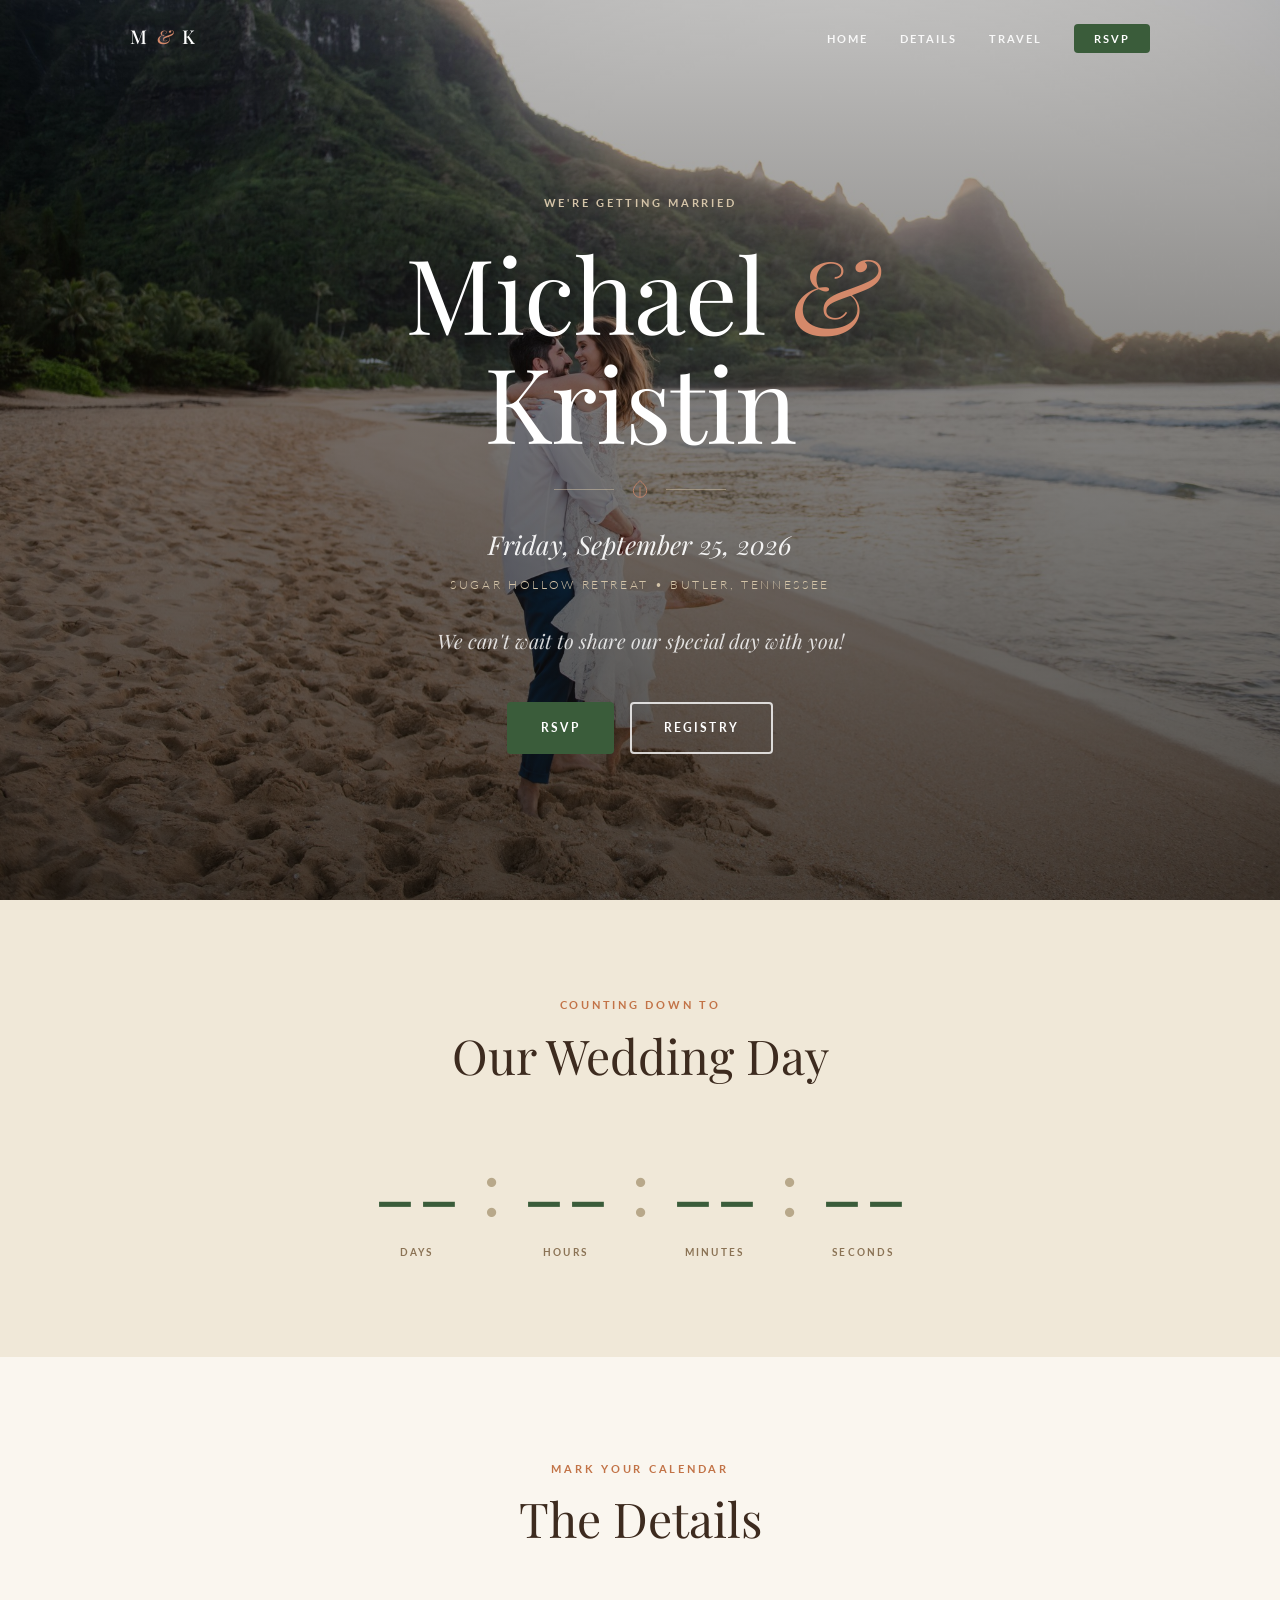
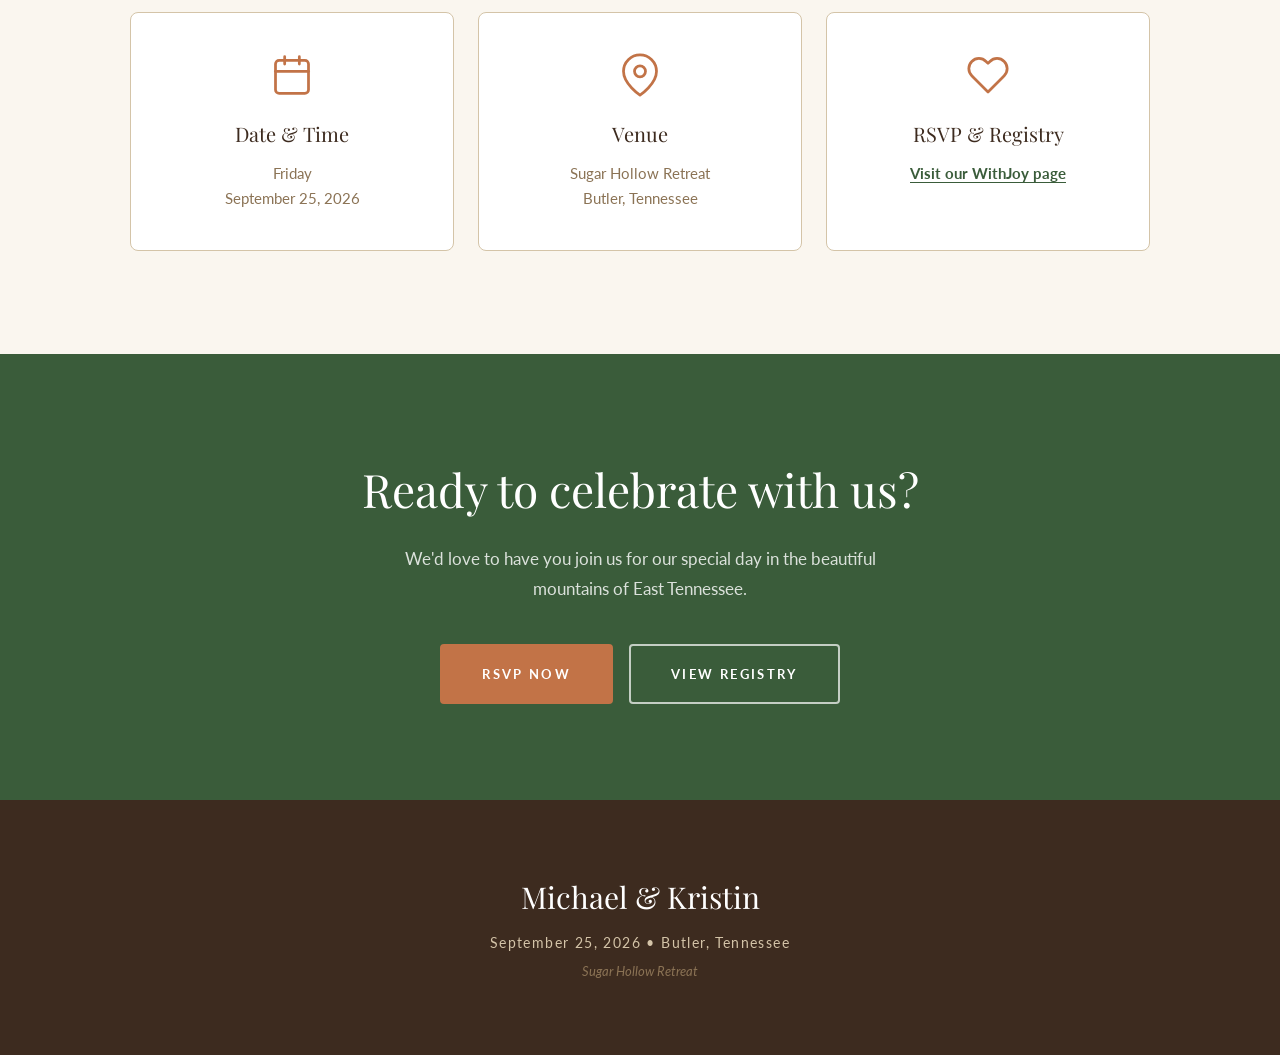
<file: index.html>
<!DOCTYPE html>
<html lang="en">
<head>
  <meta charset="UTF-8">
  <meta name="viewport" content="width=device-width, initial-scale=1.0">
  <title>Michael &amp; Kristin's Wedding | September 25, 2026 | Butler, TN</title>
  <meta name="description" content="Join Michael &amp; Kristin as they celebrate their wedding on Friday, September 25, 2026 at Sugar Hollow Retreat in Butler, Tennessee.">
  <link rel="canonical" href="https://kristinmichael.com/">

  <!-- Open Graph -->
  <meta property="og:type" content="website">
  <meta property="og:url" content="https://kristinmichael.com/">
  <meta property="og:title" content="Michael &amp; Kristin's Wedding | September 25, 2026">
  <meta property="og:description" content="Join us on Friday, September 25, 2026 at Sugar Hollow Retreat in Butler, Tennessee.">
  <meta property="og:image" content="https://kristinmichael.com/images/og-cover.jpg">

  <!-- Google Fonts -->
  <link rel="preconnect" href="https://fonts.googleapis.com">
  <link rel="preconnect" href="https://fonts.gstatic.com" crossorigin>
  <link href="https://fonts.googleapis.com/css2?family=Playfair+Display:ital,wght@0,400;0,500;1,400;1,500&family=Lato:wght@300;400;700&display=swap" rel="stylesheet">

  <link rel="stylesheet" href="style.css">

  <!-- JSON-LD Event Schema -->
  <script type="application/ld+json">
  {
    "@context": "https://schema.org",
    "@type": "Event",
    "name": "Michael & Kristin's Wedding",
    "startDate": "2026-09-25T16:00:00-05:00",
    "endDate": "2026-09-26T00:00:00-05:00",
    "eventStatus": "https://schema.org/EventScheduled",
    "eventAttendanceMode": "https://schema.org/OfflineEventAttendanceMode",
    "location": {
      "@type": "Place",
      "name": "Sugar Hollow Retreat",
      "address": {
        "@type": "PostalAddress",
        "addressLocality": "Butler",
        "addressRegion": "TN",
        "addressCountry": "US"
      }
    },
    "url": "https://kristinmichael.com/",
    "description": "The wedding celebration of Michael and Kristin at Sugar Hollow Retreat in Butler, Tennessee.",
    "organizer": [
      { "@type": "Person", "name": "Michael" },
      { "@type": "Person", "name": "Kristin" }
    ]
  }
  </script>
</head>
<body>

  <!-- ── HEADER ───────────────────────────────────────────── -->
  <header class="site-header" role="banner">
    <nav class="nav-container" aria-label="Main navigation">
      <a href="/" class="nav-logo" aria-label="Michael &amp; Kristin — home">
        M <span class="nav-amp">&amp;</span> K
      </a>

      <button
        class="nav-toggle"
        aria-expanded="false"
        aria-controls="nav-menu"
        aria-label="Open navigation menu"
      >
        <span class="hamburger-line"></span>
        <span class="hamburger-line"></span>
        <span class="hamburger-line"></span>
      </button>

      <ul class="nav-menu" id="nav-menu" role="list">
        <li><a href="/" class="nav-link" aria-current="page">Home</a></li>
        <li><a href="#details" class="nav-link">Details</a></li>
        <li><a href="/travel" class="nav-link">Travel</a></li>
        <li>
          <a
            href="https://withjoy.com/michael-kristin-2026/"
            class="nav-link nav-link--cta"
            target="_blank"
            rel="noopener noreferrer"
          >RSVP</a>
        </li>
      </ul>
    </nav>
  </header>

  <main id="main-content">

    <!-- ── HERO ─────────────────────────────────────────────── -->
    <section class="hero" aria-label="Wedding announcement">
      <div
        class="hero-bg"
        role="img"
        aria-label="Scenic mountain view at Sugar Hollow Retreat, Butler, Tennessee"
      ></div>
      <div class="hero-overlay" aria-hidden="true"></div>

      <div class="hero-content">
        <p class="eyebrow">We're getting married</p>

        <h1 class="hero-names">
          Michael <span class="amp-italic">&amp;</span> Kristin
        </h1>

        <div class="ornament" aria-hidden="true">
          <span class="ornament-line"></span>
          <svg class="ornament-leaf" viewBox="0 0 24 24" fill="none" xmlns="http://www.w3.org/2000/svg" aria-hidden="true">
            <path d="M12 2C12 2 4 8 4 14a8 8 0 0 0 16 0C20 8 12 2 12 2z" stroke="currentColor" stroke-width="1.2" stroke-linejoin="round"/>
            <line x1="12" y1="22" x2="12" y2="10" stroke="currentColor" stroke-width="1.2"/>
          </svg>
          <span class="ornament-line"></span>
        </div>

        <p class="hero-date">Friday, September 25, 2026</p>
        <p class="hero-location">Sugar Hollow Retreat &bull; Butler, Tennessee</p>
        <p class="hero-tagline">We can't wait to share our special day with you!</p>

        <div class="hero-buttons">
          <a
            href="https://withjoy.com/michael-kristin-2026/"
            class="btn btn-primary"
            target="_blank"
            rel="noopener noreferrer"
          >RSVP</a>
          <a
            href="https://withjoy.com/michael-kristin-2026/"
            class="btn btn-ghost"
            target="_blank"
            rel="noopener noreferrer"
          >Registry</a>
        </div>
      </div>
    </section>

    <!-- ── COUNTDOWN ─────────────────────────────────────────── -->
    <section class="countdown-section" aria-label="Countdown to the wedding">
      <div class="container">
        <p class="eyebrow eyebrow--dark">Counting down to</p>
        <h2 class="section-title">Our Wedding Day</h2>

        <div
          class="countdown"
          id="countdown"
          role="timer"
          aria-live="off"
          aria-label="Time remaining until the wedding"
        >
          <div class="unit">
            <span class="unit-number" id="cd-days">--</span>
            <span class="unit-label">Days</span>
          </div>
          <span class="unit-sep" aria-hidden="true">:</span>
          <div class="unit">
            <span class="unit-number" id="cd-hours">--</span>
            <span class="unit-label">Hours</span>
          </div>
          <span class="unit-sep" aria-hidden="true">:</span>
          <div class="unit">
            <span class="unit-number" id="cd-minutes">--</span>
            <span class="unit-label">Minutes</span>
          </div>
          <span class="unit-sep" aria-hidden="true">:</span>
          <div class="unit">
            <span class="unit-number" id="cd-seconds">--</span>
            <span class="unit-label">Seconds</span>
          </div>
        </div>
      </div>
    </section>

    <!-- ── DETAILS ───────────────────────────────────────────── -->
    <section class="details-section" id="details" aria-labelledby="details-heading">
      <div class="container">
        <p class="eyebrow eyebrow--dark">Mark your calendar</p>
        <h2 class="section-title" id="details-heading">The Details</h2>

        <div class="cards">

          <article class="card">
            <div class="card-icon" aria-hidden="true">
              <svg viewBox="0 0 24 24" fill="none" stroke="currentColor" stroke-width="1.5" stroke-linecap="round" stroke-linejoin="round">
                <rect x="3" y="4" width="18" height="18" rx="2"/>
                <line x1="16" y1="2" x2="16" y2="6"/>
                <line x1="8" y1="2" x2="8" y2="6"/>
                <line x1="3" y1="10" x2="21" y2="10"/>
              </svg>
            </div>
            <h3 class="card-title">Date &amp; Time</h3>
            <p class="card-body">Friday<br>September 25, 2026</p>
          </article>

          <article class="card">
            <div class="card-icon" aria-hidden="true">
              <svg viewBox="0 0 24 24" fill="none" stroke="currentColor" stroke-width="1.5" stroke-linecap="round" stroke-linejoin="round">
                <path d="M21 10c0 7-9 13-9 13S3 17 3 10a9 9 0 0 1 18 0z"/>
                <circle cx="12" cy="10" r="3"/>
              </svg>
            </div>
            <h3 class="card-title">Venue</h3>
            <p class="card-body">Sugar Hollow Retreat<br>Butler, Tennessee</p>
          </article>

          <article class="card">
            <div class="card-icon" aria-hidden="true">
              <svg viewBox="0 0 24 24" fill="none" stroke="currentColor" stroke-width="1.5" stroke-linecap="round" stroke-linejoin="round">
                <path d="M20.84 4.61a5.5 5.5 0 0 0-7.78 0L12 5.67l-1.06-1.06a5.5 5.5 0 0 0-7.78 7.78l1.06 1.06L12 21.23l7.78-7.78 1.06-1.06a5.5 5.5 0 0 0 0-7.78z"/>
              </svg>
            </div>
            <h3 class="card-title">RSVP &amp; Registry</h3>
            <p class="card-body">
              <a
                href="https://withjoy.com/michael-kristin-2026/"
                class="text-link"
                target="_blank"
                rel="noopener noreferrer"
              >Visit our WithJoy page</a>
            </p>
          </article>

        </div>
      </div>
    </section>

    <!-- ── CTA ───────────────────────────────────────────────── -->
    <section class="cta-section" aria-label="RSVP call to action">
      <div class="container">
        <h2 class="cta-title">Ready to celebrate with us?</h2>
        <p class="cta-body">
          We'd love to have you join us for our special day in the beautiful mountains
          of East Tennessee.
        </p>
        <div class="cta-buttons">
          <a
            href="https://withjoy.com/michael-kristin-2026/"
            class="btn btn-terracotta btn-lg"
            target="_blank"
            rel="noopener noreferrer"
          >RSVP Now</a>
          <a
            href="https://withjoy.com/michael-kristin-2026/"
            class="btn btn-ghost-white btn-lg"
            target="_blank"
            rel="noopener noreferrer"
          >View Registry</a>
        </div>
      </div>
    </section>

  </main>

  <!-- ── FOOTER ───────────────────────────────────────────── -->
  <footer class="site-footer" role="contentinfo">
    <div class="container">
      <p class="footer-names">Michael &amp; Kristin</p>
      <p class="footer-date">September 25, 2026 &bull; Butler, Tennessee</p>
      <p class="footer-venue">Sugar Hollow Retreat</p>
    </div>
  </footer>

  <script src="script.js"></script>
</body>
</html>
</file>
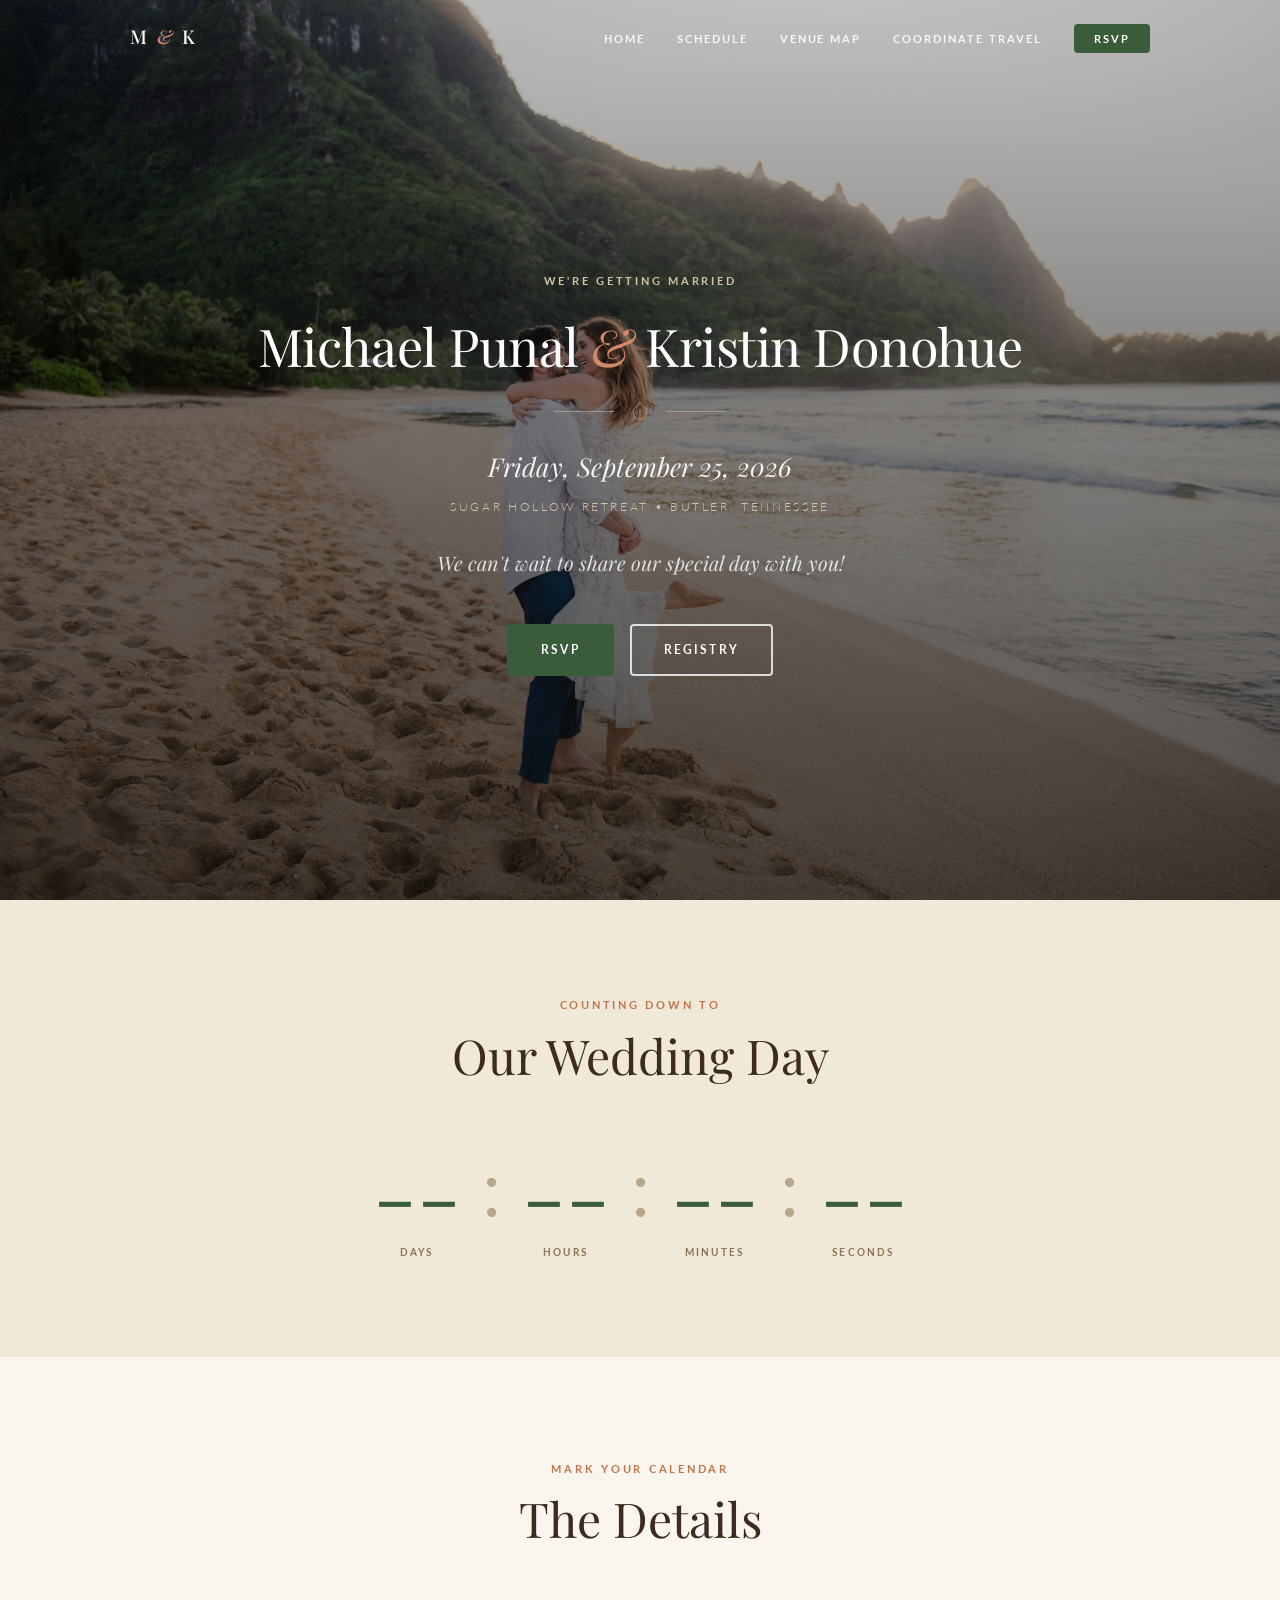
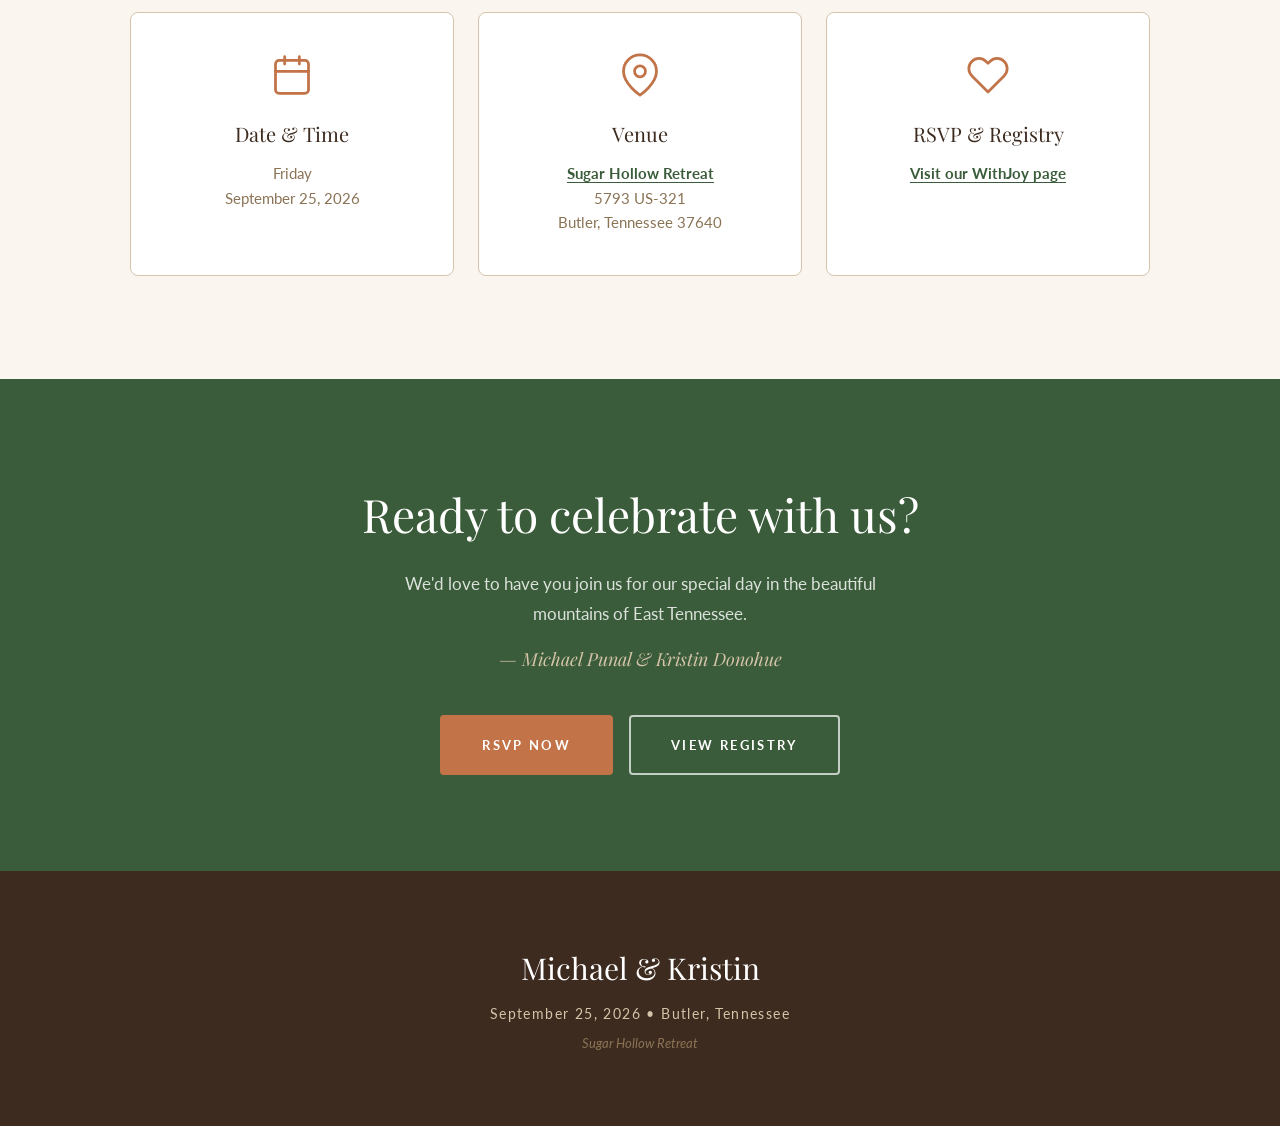
<file: public/index.html>
<!DOCTYPE html>
<html lang="en">
<head>
  <meta charset="UTF-8">
  <meta name="viewport" content="width=device-width, initial-scale=1.0">
  <title>Michael Punal &amp; Kristin Donohue's Wedding | September 25, 2026 | Butler, TN</title>
  <meta name="description" content="Michael Punal and Kristin Donohue are getting married on Friday, September 25, 2026 at Sugar Hollow Retreat in Butler, Tennessee. Wedding details, venue and RSVP.">
  <link rel="canonical" href="https://kristinmichael.com/">

  <!-- Open Graph -->
  <meta property="og:type" content="website">
  <meta property="og:url" content="https://kristinmichael.com/">
  <meta property="og:title" content="Michael Punal &amp; Kristin Donohue's Wedding | September 25, 2026">
  <meta property="og:description" content="Join Michael Punal and Kristin Donohue on Friday, September 25, 2026 at Sugar Hollow Retreat in Butler, Tennessee.">
  <meta property="og:image" content="https://kristinmichael.com/images/og-cover.jpg">
  <meta property="og:image:alt" content="Michael Punal and Kristin Donohue">
  <meta property="og:site_name" content="Michael Punal &amp; Kristin Donohue's Wedding">

  <!-- Twitter / X card -->
  <meta name="twitter:card" content="summary_large_image">
  <meta name="twitter:title" content="Michael Punal &amp; Kristin Donohue's Wedding | September 25, 2026">
  <meta name="twitter:description" content="Join Michael Punal and Kristin Donohue on Friday, September 25, 2026 at Sugar Hollow Retreat in Butler, Tennessee.">
  <meta name="twitter:image" content="https://kristinmichael.com/images/og-cover.jpg">

  <!-- Google Fonts -->
  <link rel="preconnect" href="https://fonts.googleapis.com">
  <link rel="preconnect" href="https://fonts.gstatic.com" crossorigin>
  <link href="https://fonts.googleapis.com/css2?family=Playfair+Display:ital,wght@0,400;0,500;1,400;1,500&family=Lato:wght@300;400;700&display=swap" rel="stylesheet">

  <link rel="stylesheet" href="style.css">

  <!-- JSON-LD Event Schema -->
  <script type="application/ld+json">
  {
    "@context": "https://schema.org",
    "@type": "Event",
    "name": "Michael Punal & Kristin Donohue's Wedding",
    "alternateName": "Punal – Donohue Wedding",
    "startDate": "2026-09-25T16:00:00-05:00",
    "endDate": "2026-09-26T00:00:00-05:00",
    "eventStatus": "https://schema.org/EventScheduled",
    "eventAttendanceMode": "https://schema.org/OfflineEventAttendanceMode",
    "image": "https://kristinmichael.com/images/og-cover.jpg",
    "location": {
      "@type": "Place",
      "name": "Sugar Hollow Retreat",
      "url": "https://sugarhollowretreat.com/",
      "address": {
        "@type": "PostalAddress",
        "streetAddress": "5793 US-321",
        "addressLocality": "Butler",
        "addressRegion": "TN",
        "postalCode": "37640",
        "addressCountry": "US"
      }
    },
    "url": "https://kristinmichael.com/",
    "description": "The wedding celebration of Michael Punal and Kristin Donohue on Friday, September 25, 2026 at Sugar Hollow Retreat in Butler, Tennessee.",
    "organizer": [
      {
        "@type": "Person",
        "name": "Michael Punal",
        "givenName": "Michael",
        "familyName": "Punal"
      },
      {
        "@type": "Person",
        "name": "Kristin Donohue",
        "givenName": "Kristin",
        "familyName": "Donohue"
      }
    ]
  }
  </script>
</head>
<body>

  <!-- ── HEADER ───────────────────────────────────────────── -->
  <header class="site-header" role="banner">
    <nav class="nav-container" aria-label="Main navigation">
      <a href="/" class="nav-logo" aria-label="Michael &amp; Kristin — home">
        M <span class="nav-amp">&amp;</span> K
      </a>

      <button
        class="nav-toggle"
        aria-expanded="false"
        aria-controls="nav-menu"
        aria-label="Open navigation menu"
      >
        <span class="hamburger-line"></span>
        <span class="hamburger-line"></span>
        <span class="hamburger-line"></span>
      </button>

      <ul class="nav-menu" id="nav-menu" role="list">
        <li><a href="/" class="nav-link" aria-current="page">Home</a></li>
        <li><a href="/schedule" class="nav-link">Schedule</a></li>
        <li><a href="/venue-map" class="nav-link">Venue Map</a></li>
        <li><a href="/travel" class="nav-link">Coordinate Travel</a></li>
        <li>
          <a
            href="https://withjoy.com/michael-kristin-2026/"
            class="nav-link nav-link--cta"
            target="_blank"
            rel="noopener noreferrer"
          >RSVP</a>
        </li>
      </ul>
    </nav>
  </header>

  <main id="main-content">

    <!-- ── HERO ─────────────────────────────────────────────── -->
    <section class="hero" aria-label="Wedding announcement">
      <div
        class="hero-bg"
        role="img"
        aria-label="Scenic mountain view at Sugar Hollow Retreat, Butler, Tennessee"
      ></div>
      <div class="hero-overlay" aria-hidden="true"></div>

      <div class="hero-content">
        <p class="eyebrow">We're getting married</p>

        <h1 class="hero-names">
          <span class="name-unit">Michael Punal</span>
          <span class="amp-italic">&amp;</span>
          <span class="name-unit">Kristin Donohue</span>
        </h1>

        <div class="ornament" aria-hidden="true">
          <span class="ornament-line"></span>
          <svg class="ornament-leaf" viewBox="0 0 24 24" fill="none" xmlns="http://www.w3.org/2000/svg" aria-hidden="true">
            <path d="M12 2C12 2 4 8 4 14a8 8 0 0 0 16 0C20 8 12 2 12 2z" stroke="currentColor" stroke-width="1.2" stroke-linejoin="round"/>
            <line x1="12" y1="22" x2="12" y2="10" stroke="currentColor" stroke-width="1.2"/>
          </svg>
          <span class="ornament-line"></span>
        </div>

        <p class="hero-date">Friday, September 25, 2026</p>
        <p class="hero-location">Sugar Hollow Retreat &bull; Butler, Tennessee</p>
        <p class="hero-tagline">We can't wait to share our special day with you!</p>

        <div class="hero-buttons">
          <a
            href="https://withjoy.com/michael-kristin-2026/"
            class="btn btn-primary"
            target="_blank"
            rel="noopener noreferrer"
          >RSVP</a>
          <a
            href="https://withjoy.com/michael-kristin-2026/"
            class="btn btn-ghost"
            target="_blank"
            rel="noopener noreferrer"
          >Registry</a>
        </div>
      </div>
    </section>

    <!-- ── COUNTDOWN ─────────────────────────────────────────── -->
    <section class="countdown-section" aria-label="Countdown to the wedding">
      <div class="container">
        <p class="eyebrow eyebrow--dark">Counting down to</p>
        <h2 class="section-title">Our Wedding Day</h2>

        <div
          class="countdown"
          id="countdown"
          role="timer"
          aria-live="off"
          aria-label="Time remaining until the wedding"
        >
          <div class="unit">
            <span class="unit-number" id="cd-days">--</span>
            <span class="unit-label">Days</span>
          </div>
          <span class="unit-sep" aria-hidden="true">:</span>
          <div class="unit">
            <span class="unit-number" id="cd-hours">--</span>
            <span class="unit-label">Hours</span>
          </div>
          <span class="unit-sep" aria-hidden="true">:</span>
          <div class="unit">
            <span class="unit-number" id="cd-minutes">--</span>
            <span class="unit-label">Minutes</span>
          </div>
          <span class="unit-sep" aria-hidden="true">:</span>
          <div class="unit">
            <span class="unit-number" id="cd-seconds">--</span>
            <span class="unit-label">Seconds</span>
          </div>
        </div>
      </div>
    </section>

    <!-- ── DETAILS ───────────────────────────────────────────── -->
    <section class="details-section" id="details" aria-labelledby="details-heading">
      <div class="container">
        <p class="eyebrow eyebrow--dark">Mark your calendar</p>
        <h2 class="section-title" id="details-heading">The Details</h2>

        <div class="cards">

          <article class="card">
            <div class="card-icon" aria-hidden="true">
              <svg viewBox="0 0 24 24" fill="none" stroke="currentColor" stroke-width="1.5" stroke-linecap="round" stroke-linejoin="round">
                <rect x="3" y="4" width="18" height="18" rx="2"/>
                <line x1="16" y1="2" x2="16" y2="6"/>
                <line x1="8" y1="2" x2="8" y2="6"/>
                <line x1="3" y1="10" x2="21" y2="10"/>
              </svg>
            </div>
            <h3 class="card-title">Date &amp; Time</h3>
            <p class="card-body">Friday<br>September 25, 2026</p>
          </article>

          <article class="card">
            <div class="card-icon" aria-hidden="true">
              <svg viewBox="0 0 24 24" fill="none" stroke="currentColor" stroke-width="1.5" stroke-linecap="round" stroke-linejoin="round">
                <path d="M21 10c0 7-9 13-9 13S3 17 3 10a9 9 0 0 1 18 0z"/>
                <circle cx="12" cy="10" r="3"/>
              </svg>
            </div>
            <h3 class="card-title">Venue</h3>
            <p class="card-body">
              <a
                href="https://sugarhollowretreat.com/"
                class="text-link"
                target="_blank"
                rel="noopener noreferrer"
              >Sugar Hollow Retreat</a><br>
              5793 US-321<br>
              Butler, Tennessee 37640
            </p>
          </article>

          <article class="card">
            <div class="card-icon" aria-hidden="true">
              <svg viewBox="0 0 24 24" fill="none" stroke="currentColor" stroke-width="1.5" stroke-linecap="round" stroke-linejoin="round">
                <path d="M20.84 4.61a5.5 5.5 0 0 0-7.78 0L12 5.67l-1.06-1.06a5.5 5.5 0 0 0-7.78 7.78l1.06 1.06L12 21.23l7.78-7.78 1.06-1.06a5.5 5.5 0 0 0 0-7.78z"/>
              </svg>
            </div>
            <h3 class="card-title">RSVP &amp; Registry</h3>
            <p class="card-body">
              <a
                href="https://withjoy.com/michael-kristin-2026/"
                class="text-link"
                target="_blank"
                rel="noopener noreferrer"
              >Visit our WithJoy page</a>
            </p>
          </article>

        </div>
      </div>
    </section>

    <!-- ── CTA ───────────────────────────────────────────────── -->
    <section class="cta-section" aria-label="RSVP call to action">
      <div class="container">
        <h2 class="cta-title">Ready to celebrate with us?</h2>
        <p class="cta-body">
          We'd love to have you join us for our special day in the beautiful mountains
          of East Tennessee.
        </p>
        <p class="cta-signature">— Michael Punal &amp; Kristin Donohue</p>
        <div class="cta-buttons">
          <a
            href="https://withjoy.com/michael-kristin-2026/"
            class="btn btn-terracotta btn-lg"
            target="_blank"
            rel="noopener noreferrer"
          >RSVP Now</a>
          <a
            href="https://withjoy.com/michael-kristin-2026/"
            class="btn btn-ghost-white btn-lg"
            target="_blank"
            rel="noopener noreferrer"
          >View Registry</a>
        </div>
      </div>
    </section>

  </main>

  <!-- ── FOOTER ───────────────────────────────────────────── -->
  <footer class="site-footer" role="contentinfo">
    <div class="container">
      <p class="footer-names">Michael &amp; Kristin</p>
      <p class="footer-date">September 25, 2026 &bull; Butler, Tennessee</p>
      <p class="footer-venue">Sugar Hollow Retreat</p>
    </div>
  </footer>

  <script src="script.js"></script>
</body>
</html>
</file>
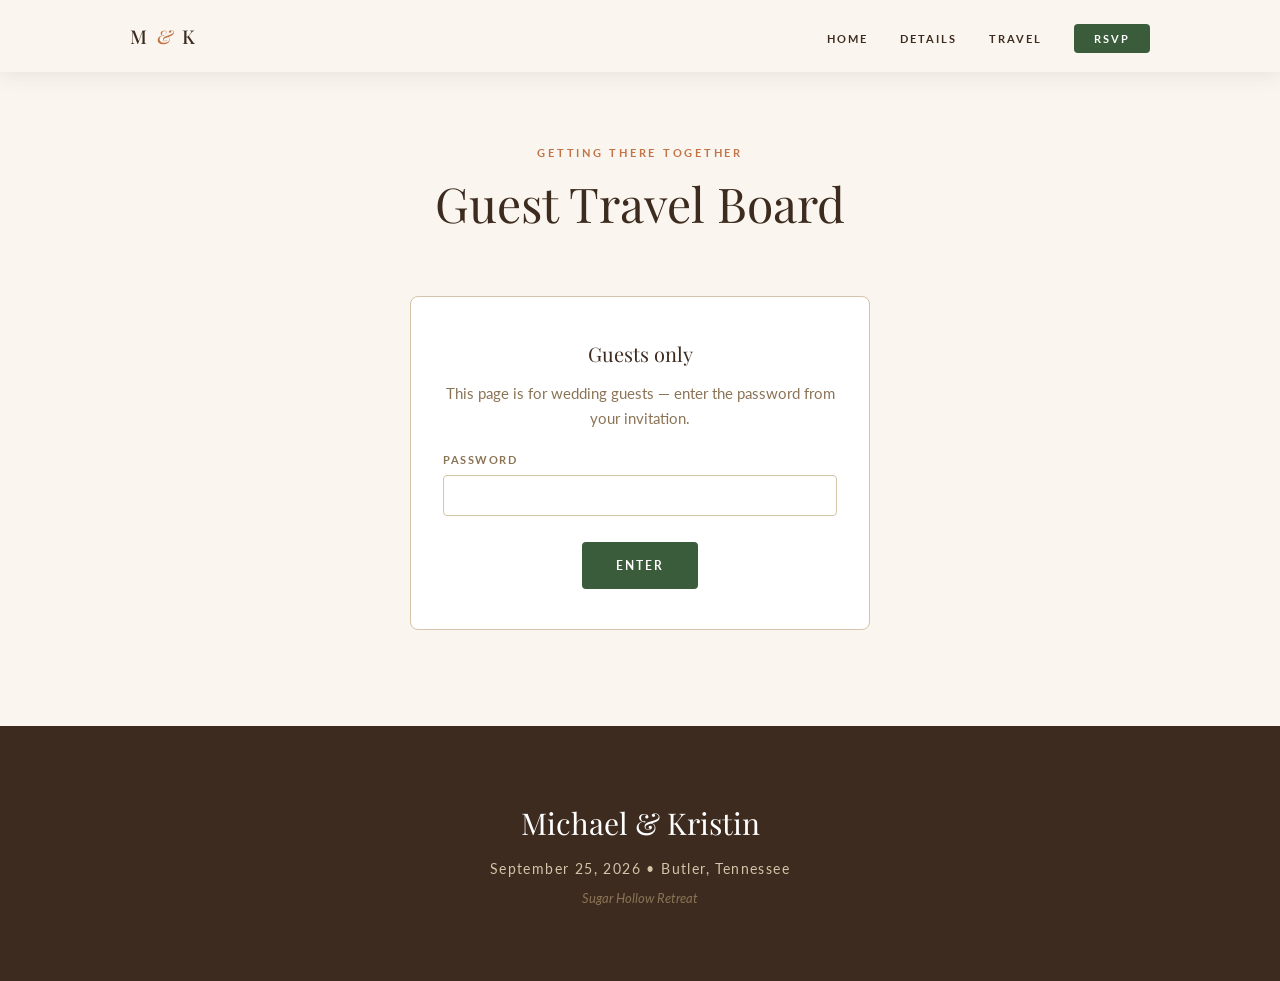
<file: travel.html>
<!DOCTYPE html>
<html lang="en">
<head>
  <meta charset="UTF-8">
  <meta name="viewport" content="width=device-width, initial-scale=1.0">
  <title>Travel Board | Michael &amp; Kristin's Wedding</title>
  <meta name="description" content="Guest travel coordination for Michael &amp; Kristin's wedding.">
  <meta name="robots" content="noindex">

  <!-- Google Fonts -->
  <link rel="preconnect" href="https://fonts.googleapis.com">
  <link rel="preconnect" href="https://fonts.gstatic.com" crossorigin>
  <link href="https://fonts.googleapis.com/css2?family=Playfair+Display:ital,wght@0,400;0,500;1,400;1,500&family=Lato:wght@300;400;700&display=swap" rel="stylesheet">

  <link rel="stylesheet" href="style.css">
</head>
<body>

  <!-- ── HEADER ───────────────────────────────────────────── -->
  <header class="site-header site-header--solid" role="banner">
    <nav class="nav-container" aria-label="Main navigation">
      <a href="/" class="nav-logo" aria-label="Michael &amp; Kristin — home">
        M <span class="nav-amp">&amp;</span> K
      </a>

      <button
        class="nav-toggle"
        aria-expanded="false"
        aria-controls="nav-menu"
        aria-label="Open navigation menu"
      >
        <span class="hamburger-line"></span>
        <span class="hamburger-line"></span>
        <span class="hamburger-line"></span>
      </button>

      <ul class="nav-menu" id="nav-menu" role="list">
        <li><a href="/" class="nav-link">Home</a></li>
        <li><a href="/#details" class="nav-link">Details</a></li>
        <li><a href="/travel" class="nav-link" aria-current="page">Travel</a></li>
        <li>
          <a
            href="https://withjoy.com/michael-kristin-2026/"
            class="nav-link nav-link--cta"
            target="_blank"
            rel="noopener noreferrer"
          >RSVP</a>
        </li>
      </ul>
    </nav>
  </header>

  <main id="main-content" class="travel-main">
    <div class="container">

      <p class="eyebrow eyebrow--dark">Getting there together</p>
      <h1 class="section-title">Guest Travel Board</h1>

      <!-- ── PASSWORD GATE ─────────────────────────────────── -->
      <section id="gate" class="card gate-box" aria-label="Guest password" hidden>
        <h2 class="card-title">Guests only</h2>
        <p class="card-body">
          This page is for wedding guests — enter the password from your invitation.
        </p>
        <form id="gate-form">
          <div class="field">
            <label class="field-label" for="gate-password">Password</label>
            <input type="password" id="gate-password" autocomplete="off" required>
          </div>
          <p id="gate-error" class="form-error" hidden>
            That password isn't right — double-check your invitation.
          </p>
          <button type="submit" class="btn btn-primary">Enter</button>
        </form>
      </section>

      <!-- ── APP ───────────────────────────────────────────── -->
      <section id="app" hidden>
        <p class="travel-intro">
          The venue is a bit of a trek, so let's help each other get there!
          Share when you're flying in and out, whether you need a ride or have
          seats to spare, and coordinate directly with other guests.
          Please share approximate times only — no flight numbers needed.
        </p>

        <div class="card form-card">
          <h2 class="card-title" id="form-title">Share your travel plans</h2>
          <form id="post-form" novalidate>

            <div class="form-grid">
              <div class="field">
                <label class="field-label" for="f-name">Name <span class="req">*</span></label>
                <input id="f-name" name="name" maxlength="200" required>
              </div>
              <div class="field">
                <label class="field-label" for="f-email">Email <span class="req">*</span></label>
                <input id="f-email" name="email" type="email" maxlength="200" required>
              </div>
              <div class="field">
                <label class="field-label" for="f-phone">Phone <span class="opt">(optional)</span></label>
                <input id="f-phone" name="phone" type="tel" maxlength="200">
              </div>
            </div>

            <fieldset class="ride-fieldset">
              <legend class="field-label">Rides</legend>
              <div class="radio-row">
                <label class="radio-label">
                  <input type="radio" name="ride" value="need"> I need a ride
                </label>
                <label class="radio-label">
                  <input type="radio" name="ride" value="offer"> I can offer a ride
                </label>
                <label class="radio-label">
                  <input type="radio" name="ride" value="info" checked> Just sharing my plans
                </label>
              </div>
              <div class="field field--narrow">
                <label class="field-label" for="f-count" id="count-label">People in your group</label>
                <input id="f-count" name="count" type="number" min="0" max="20" inputmode="numeric">
              </div>
            </fieldset>

            <div class="leg-grid">
              <fieldset class="leg-fieldset">
                <legend class="field-label">Arrival</legend>
                <div class="field">
                  <label class="field-label" for="f-arr-airport">Airport</label>
                  <input id="f-arr-airport" name="arrival_airport" maxlength="200" placeholder="e.g. TRI, AVL, CLT">
                </div>
                <div class="field">
                  <label class="field-label" for="f-arr-date">Date</label>
                  <input id="f-arr-date" name="arrival_date" type="date">
                </div>
                <div class="field">
                  <label class="field-label" for="f-arr-time">Approx. time</label>
                  <input id="f-arr-time" name="arrival_time" maxlength="200" placeholder="e.g. around 2pm">
                </div>
              </fieldset>

              <fieldset class="leg-fieldset">
                <legend class="field-label">Departure</legend>
                <div class="field">
                  <label class="field-label" for="f-dep-airport">Airport</label>
                  <input id="f-dep-airport" name="departure_airport" maxlength="200" placeholder="e.g. TRI, AVL, CLT">
                </div>
                <div class="field">
                  <label class="field-label" for="f-dep-date">Date</label>
                  <input id="f-dep-date" name="departure_date" type="date">
                </div>
                <div class="field">
                  <label class="field-label" for="f-dep-time">Approx. time</label>
                  <input id="f-dep-time" name="departure_time" maxlength="200" placeholder="e.g. late morning">
                </div>
              </fieldset>
            </div>

            <div class="field field--narrow">
              <label class="field-label" for="f-pin" id="pin-label">Choose a 4-digit PIN <span class="req">*</span></label>
              <input id="f-pin" name="pin" inputmode="numeric" pattern="\d{4}" maxlength="4" autocomplete="off" required>
              <p class="field-hint" id="pin-hint">You'll use this PIN to edit or delete your post later.</p>
            </div>

            <p id="form-error" class="form-error" hidden></p>

            <div class="form-actions">
              <button type="submit" class="btn btn-primary" id="submit-btn">Post my plans</button>
              <button type="button" class="btn btn-secondary" id="cancel-edit" hidden>Cancel edit</button>
            </div>
          </form>
        </div>

        <h2 class="posts-heading">Who's coming &amp; going</h2>
        <p id="posts-empty" class="posts-empty" hidden>
          No posts yet — be the first to share your plans!
        </p>
        <div id="posts" class="posts-list"></div>
      </section>

    </div>
  </main>

  <!-- ── FOOTER ───────────────────────────────────────────── -->
  <footer class="site-footer" role="contentinfo">
    <div class="container">
      <p class="footer-names">Michael &amp; Kristin</p>
      <p class="footer-date">September 25, 2026 &bull; Butler, Tennessee</p>
      <p class="footer-venue">Sugar Hollow Retreat</p>
    </div>
  </footer>

  <script src="script.js"></script>
  <script src="travel.js"></script>
</body>
</html>
</file>
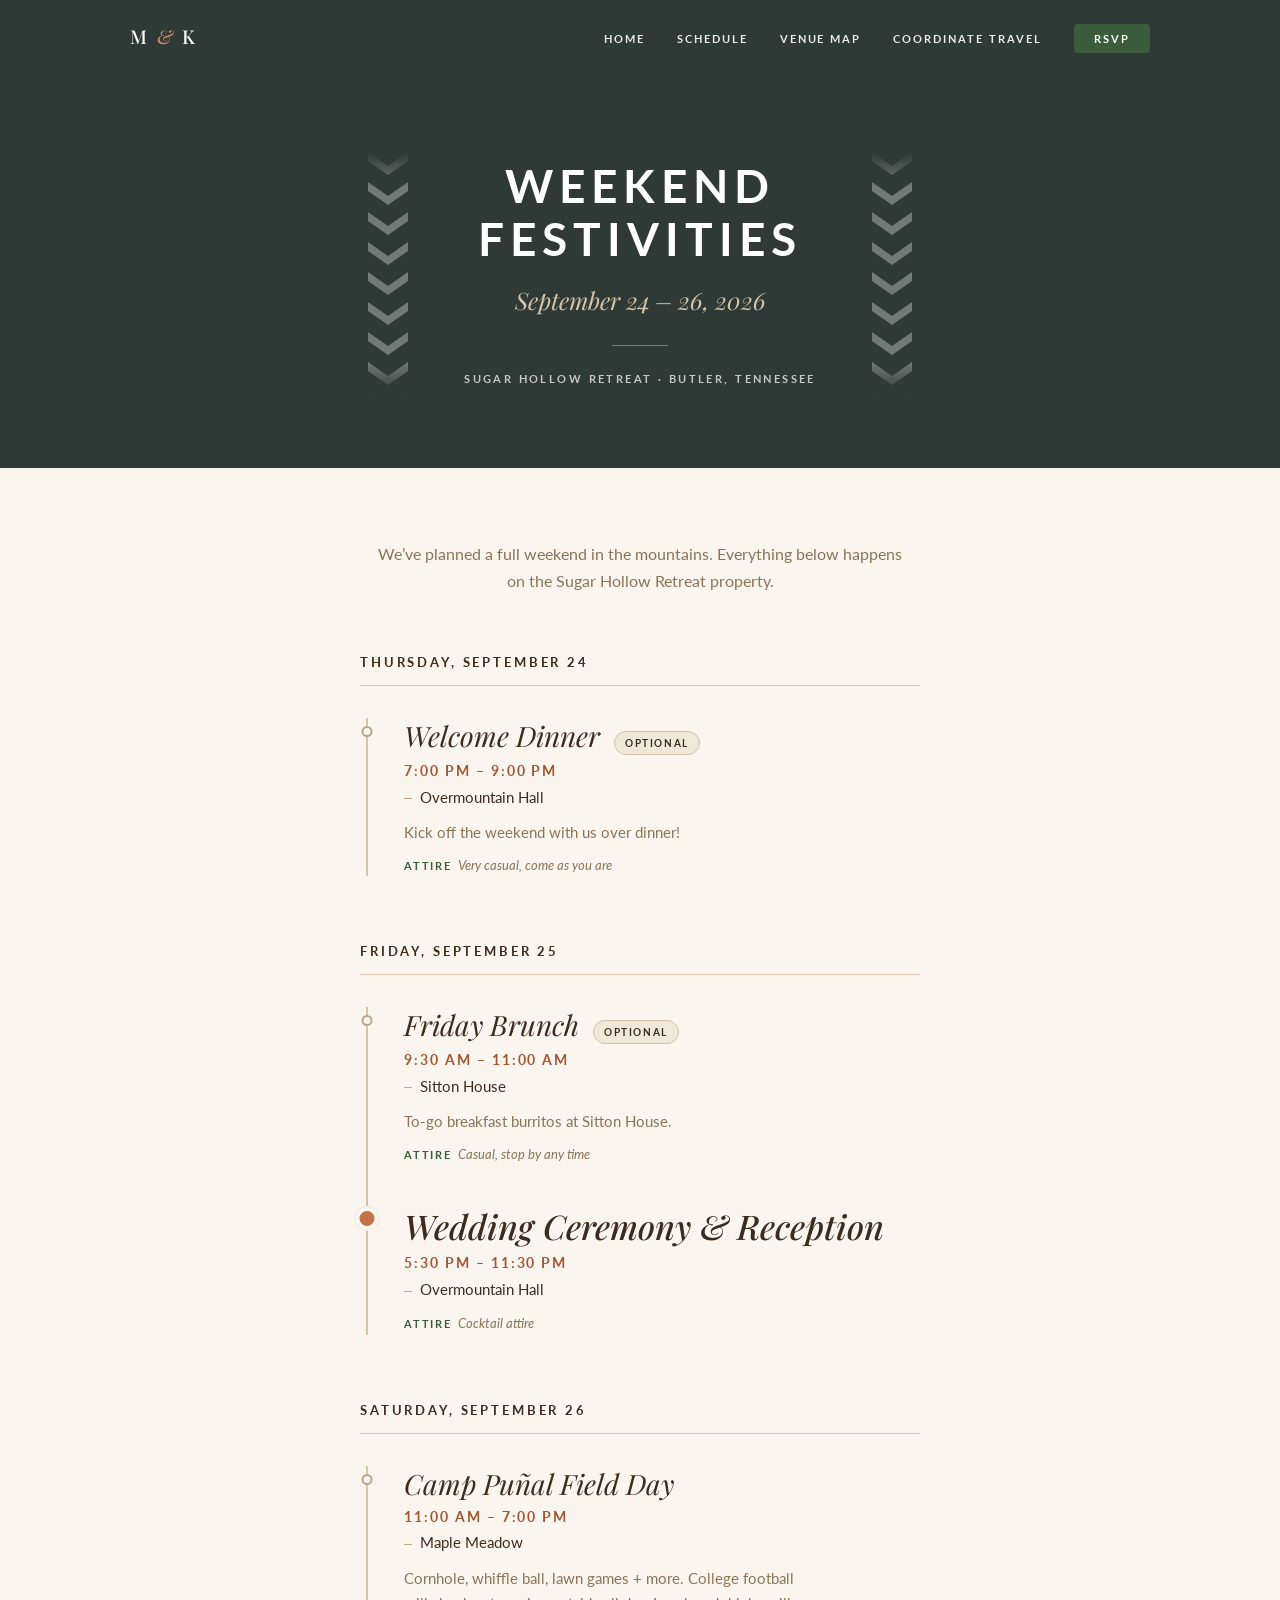
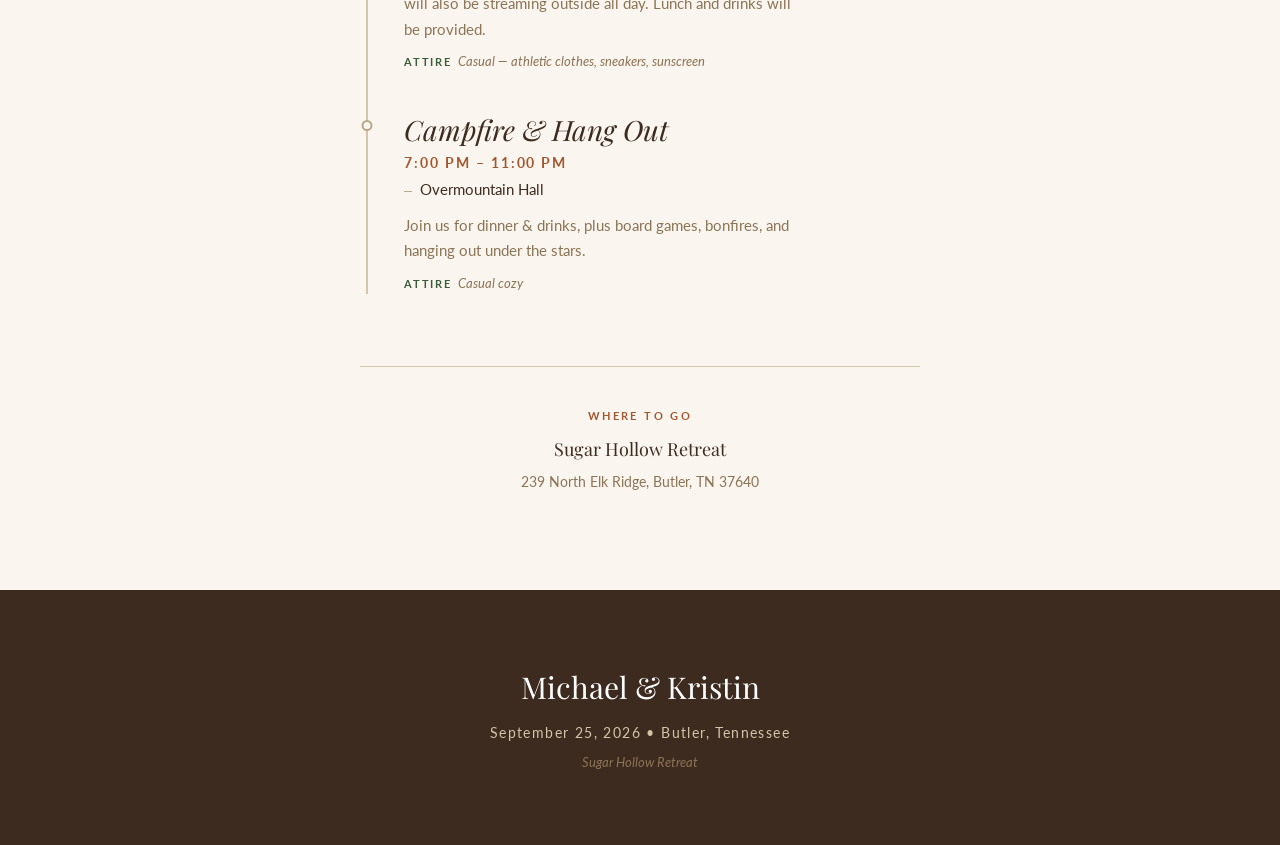
<file: public/schedule.html>
<!DOCTYPE html>
<html lang="en">
<head>
  <meta charset="UTF-8">
  <meta name="viewport" content="width=device-width, initial-scale=1.0">
  <title>Weekend Schedule | Michael &amp; Kristin's Wedding</title>
  <meta name="description" content="The full weekend schedule for Michael Punal and Kristin Donohue's wedding at Sugar Hollow Retreat in Butler, Tennessee, September 24–26, 2026: welcome dinner, Friday brunch, the ceremony and reception, Camp Puñal field day and the Saturday campfire.">
  <link rel="canonical" href="https://kristinmichael.com/schedule">

  <!-- Open Graph -->
  <meta property="og:type" content="website">
  <meta property="og:url" content="https://kristinmichael.com/schedule">
  <meta property="og:title" content="Weekend Schedule | Michael &amp; Kristin">
  <meta property="og:description" content="Three days in the mountains, September 24–26, 2026 at Sugar Hollow Retreat — welcome dinner, the ceremony and reception, field day and a campfire.">
  <meta property="og:image" content="https://kristinmichael.com/images/og-cover.jpg">

  <!-- Google Fonts -->
  <link rel="preconnect" href="https://fonts.googleapis.com">
  <link rel="preconnect" href="https://fonts.gstatic.com" crossorigin>
  <link href="https://fonts.googleapis.com/css2?family=Playfair+Display:ital,wght@0,400;0,500;1,400;1,500&family=Lato:wght@300;400;700&display=swap" rel="stylesheet">

  <link rel="stylesheet" href="style.css">
</head>
<body>

  <!--
    No site-header--solid here: this page opens on a dark band, so the header
    uses the default transparent/white treatment and script.js swaps it to
    cream past 60px, exactly as it does over the homepage hero.
  -->
  <header class="site-header" role="banner">
    <nav class="nav-container" aria-label="Main navigation">
      <a href="/" class="nav-logo" aria-label="Michael &amp; Kristin — home">
        M <span class="nav-amp">&amp;</span> K
      </a>

      <button
        class="nav-toggle"
        aria-expanded="false"
        aria-controls="nav-menu"
        aria-label="Open navigation menu"
      >
        <span class="hamburger-line"></span>
        <span class="hamburger-line"></span>
        <span class="hamburger-line"></span>
      </button>

      <ul class="nav-menu" id="nav-menu" role="list">
        <li><a href="/" class="nav-link">Home</a></li>
        <li><a href="/schedule" class="nav-link" aria-current="page">Schedule</a></li>
        <li><a href="/venue-map" class="nav-link">Venue Map</a></li>
        <li><a href="/travel" class="nav-link">Coordinate Travel</a></li>
        <li>
          <a
            href="https://withjoy.com/michael-kristin-2026/"
            class="nav-link nav-link--cta"
            target="_blank"
            rel="noopener noreferrer"
          >RSVP</a>
        </li>
      </ul>
    </nav>
  </header>

  <main id="main-content">

    <!-- ── HERO: the "Weekend Festivities" insert ─────────────── -->
    <section class="schedule-hero" aria-labelledby="schedule-title">
      <div class="schedule-hero__frame">
        <div class="schedule-hero__rail schedule-hero__rail--left"  aria-hidden="true"></div>
        <div class="schedule-hero__rail schedule-hero__rail--right" aria-hidden="true"></div>

        <div class="schedule-hero__inner">
          <h1 class="schedule-hero__title" id="schedule-title">Weekend<br>Festivities</h1>
          <p class="schedule-hero__date">September 24 &ndash; 26, 2026</p>
          <hr class="schedule-hero__rule" aria-hidden="true">
          <p class="schedule-hero__place">Sugar Hollow Retreat &middot; Butler, Tennessee</p>
        </div>
      </div>
    </section>

    <!-- ── TIMELINE ───────────────────────────────────────────── -->
    <div class="schedule-main">
      <div class="container schedule-column">

        <p class="schedule-intro">
          We&rsquo;ve planned a full weekend in the mountains. Everything below happens on the
          Sugar Hollow Retreat property.
        </p>

        <!-- THURSDAY -->
        <section class="schedule-day" aria-labelledby="day-thu">
          <h2 class="schedule-day__heading" id="day-thu">Thursday, September 24</h2>
          <ol class="schedule-list" role="list">

            <li class="schedule-event">
              <div class="schedule-event__head">
                <h3 class="schedule-event__name">Welcome Dinner</h3>
                <span class="schedule-tag">Optional</span>
              </div>
              <p class="schedule-event__time">
                <time datetime="2026-09-24T19:00">7:00 PM</time> &ndash;
                <time datetime="2026-09-24T21:00">9:00 PM</time>
              </p>
              <p class="schedule-event__venue">Overmountain Hall</p>
              <p class="schedule-event__body">
                Kick off the weekend with us over dinner!
              </p>
              <p class="schedule-event__attire"><strong>Attire</strong>Very casual, come as you are</p>
            </li>

          </ol>
        </section>

        <!-- FRIDAY -->
        <section class="schedule-day" aria-labelledby="day-fri">
          <h2 class="schedule-day__heading" id="day-fri">Friday, September 25</h2>
          <ol class="schedule-list" role="list">

            <li class="schedule-event">
              <div class="schedule-event__head">
                <h3 class="schedule-event__name">Friday Brunch</h3>
                <span class="schedule-tag">Optional</span>
              </div>
              <p class="schedule-event__time">
                <time datetime="2026-09-25T09:30">9:30 AM</time> &ndash;
                <time datetime="2026-09-25T11:00">11:00 AM</time>
              </p>
              <p class="schedule-event__venue">Sitton House</p>
              <p class="schedule-event__body">To-go breakfast burritos at Sitton House.</p>
              <p class="schedule-event__attire"><strong>Attire</strong>Casual, stop by any time</p>
            </li>

            <li class="schedule-event schedule-event--feature">
              <div class="schedule-event__head">
                <h3 class="schedule-event__name">Wedding Ceremony &amp; Reception</h3>
              </div>
              <p class="schedule-event__time">
                <time datetime="2026-09-25T17:30">5:30 PM</time> &ndash;
                <time datetime="2026-09-25T23:30">11:30 PM</time>
              </p>
              <p class="schedule-event__venue">Overmountain Hall</p>
              <p class="schedule-event__attire"><strong>Attire</strong>Cocktail attire</p>
            </li>

          </ol>
        </section>

        <!-- SATURDAY -->
        <section class="schedule-day" aria-labelledby="day-sat">
          <h2 class="schedule-day__heading" id="day-sat">Saturday, September 26</h2>
          <ol class="schedule-list" role="list">

            <li class="schedule-event">
              <div class="schedule-event__head">
                <h3 class="schedule-event__name">Camp Pu&ntilde;al Field Day</h3>
              </div>
              <p class="schedule-event__time">
                <time datetime="2026-09-26T11:00">11:00 AM</time> &ndash;
                <time datetime="2026-09-26T19:00">7:00 PM</time>
              </p>
              <p class="schedule-event__venue">Maple Meadow</p>
              <p class="schedule-event__body">
                Cornhole, whiffle ball, lawn games + more. College football will also be streaming
                outside all day. Lunch and drinks will be provided.
              </p>
              <p class="schedule-event__attire"><strong>Attire</strong>Casual &mdash; athletic clothes, sneakers, sunscreen</p>
            </li>

            <li class="schedule-event">
              <div class="schedule-event__head">
                <h3 class="schedule-event__name">Campfire &amp; Hang Out</h3>
              </div>
              <p class="schedule-event__time">
                <time datetime="2026-09-26T19:00">7:00 PM</time> &ndash;
                <time datetime="2026-09-26T23:00">11:00 PM</time>
              </p>
              <p class="schedule-event__venue">Overmountain Hall</p>
              <p class="schedule-event__body">
                Join us for dinner &amp; drinks, plus board games, bonfires, and hanging out
                under the stars.
              </p>
              <p class="schedule-event__attire"><strong>Attire</strong>Casual cozy</p>
            </li>

          </ol>
        </section>

        <!-- WHERE -->
        <div class="schedule-address">
          <p class="schedule-address__label">Where to go</p>
          <p class="schedule-address__value">Sugar Hollow Retreat</p>
          <p class="schedule-address__note">239 North Elk Ridge, Butler, TN 37640</p>
        </div>

      </div>
    </div>

  </main>

  <footer class="site-footer" role="contentinfo">
    <div class="container">
      <p class="footer-names">Michael &amp; Kristin</p>
      <p class="footer-date">September 25, 2026 &bull; Butler, Tennessee</p>
      <p class="footer-venue">Sugar Hollow Retreat</p>
    </div>
  </footer>

  <script src="script.js"></script>
</body>
</html>
</file>
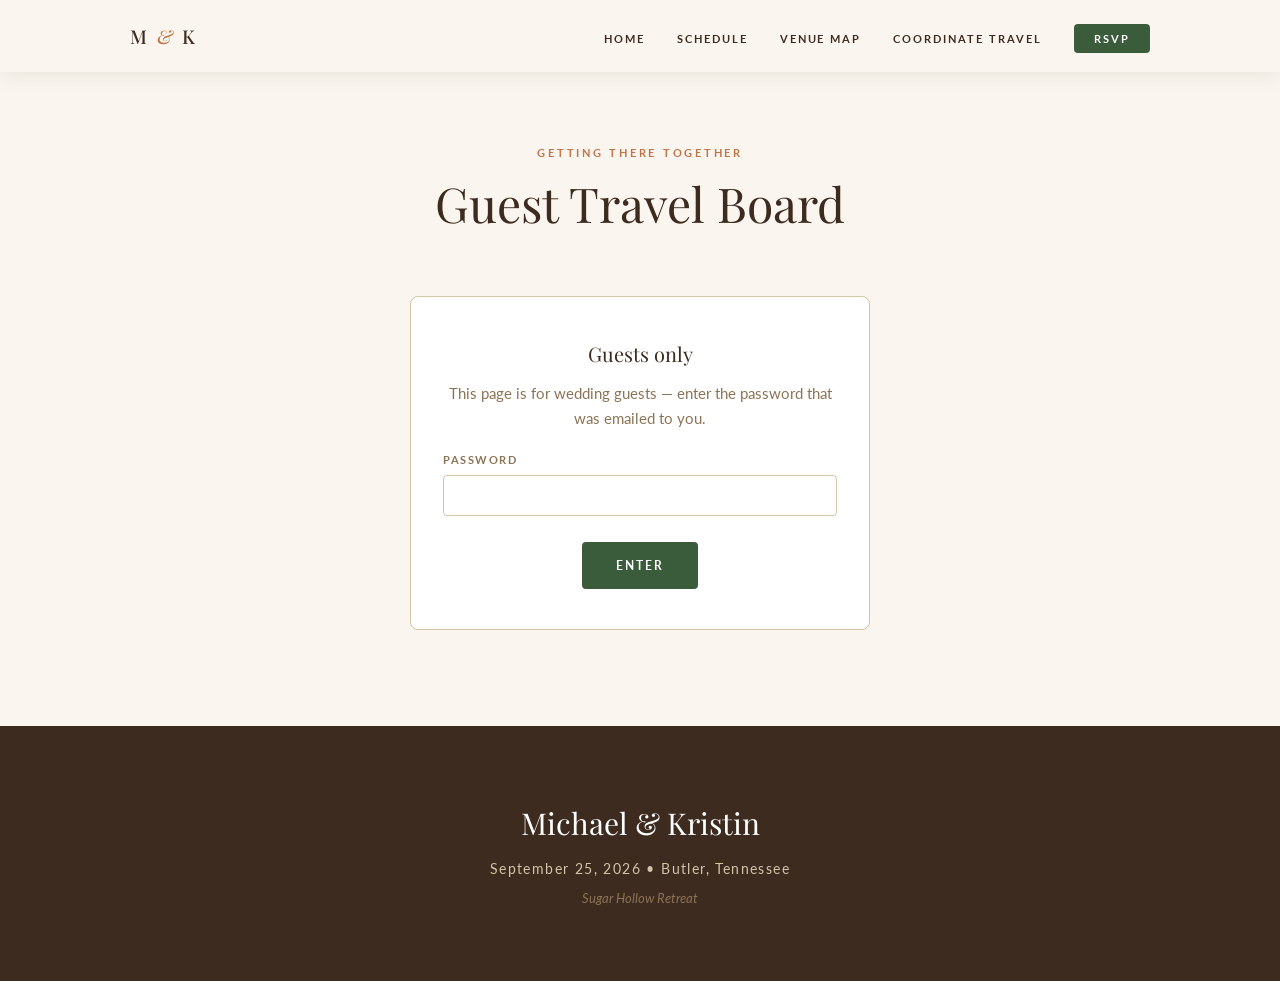
<file: public/travel.html>
<!DOCTYPE html>
<html lang="en">
<head>
  <meta charset="UTF-8">
  <meta name="viewport" content="width=device-width, initial-scale=1.0">
  <title>Travel Board | Michael &amp; Kristin's Wedding</title>
  <meta name="description" content="Guest travel coordination for Michael &amp; Kristin's wedding.">
  <meta name="robots" content="noindex">

  <!-- Google Fonts -->
  <link rel="preconnect" href="https://fonts.googleapis.com">
  <link rel="preconnect" href="https://fonts.gstatic.com" crossorigin>
  <link href="https://fonts.googleapis.com/css2?family=Playfair+Display:ital,wght@0,400;0,500;1,400;1,500&family=Lato:wght@300;400;700&display=swap" rel="stylesheet">

  <link rel="stylesheet" href="style.css">
</head>
<body>

  <!-- ── HEADER ───────────────────────────────────────────── -->
  <header class="site-header site-header--solid" role="banner">
    <nav class="nav-container" aria-label="Main navigation">
      <a href="/" class="nav-logo" aria-label="Michael &amp; Kristin — home">
        M <span class="nav-amp">&amp;</span> K
      </a>

      <button
        class="nav-toggle"
        aria-expanded="false"
        aria-controls="nav-menu"
        aria-label="Open navigation menu"
      >
        <span class="hamburger-line"></span>
        <span class="hamburger-line"></span>
        <span class="hamburger-line"></span>
      </button>

      <ul class="nav-menu" id="nav-menu" role="list">
        <li><a href="/" class="nav-link">Home</a></li>
        <li><a href="/schedule" class="nav-link">Schedule</a></li>
        <li><a href="/venue-map" class="nav-link">Venue Map</a></li>
        <li><a href="/travel" class="nav-link" aria-current="page">Coordinate Travel</a></li>
        <li>
          <a
            href="https://withjoy.com/michael-kristin-2026/"
            class="nav-link nav-link--cta"
            target="_blank"
            rel="noopener noreferrer"
          >RSVP</a>
        </li>
      </ul>
    </nav>
  </header>

  <main id="main-content" class="travel-main">
    <div class="container">

      <p class="eyebrow eyebrow--dark">Getting there together</p>
      <h1 class="section-title">Guest Travel Board</h1>

      <!-- ── PASSWORD GATE ─────────────────────────────────── -->
      <section id="gate" class="card gate-box" aria-label="Guest password" hidden>
        <h2 class="card-title">Guests only</h2>
        <p class="card-body">
          This page is for wedding guests — enter the password that was emailed to you.
        </p>
        <form id="gate-form">
          <div class="field">
            <label class="field-label" for="gate-password">Password</label>
            <input type="password" id="gate-password" autocomplete="off" required>
          </div>
          <p id="gate-error" class="form-error" hidden>
            That password isn't right — double-check or reach out if you forgot.
          </p>
          <button type="submit" class="btn btn-primary">Enter</button>
        </form>
      </section>

      <!-- ── APP ───────────────────────────────────────────── -->
      <section id="app" hidden>
        <p class="travel-intro">
          You can use this page to coordinate
          travel to &amp; from airports. Share when you're flying in and out,
          whether you need a ride or have seats to spare, and coordinate
          directly with other guests.
        </p>

        <div class="card form-card">
          <h2 class="card-title" id="form-title">Share your travel plans</h2>
          <form id="post-form" novalidate>

            <div class="form-grid">
              <div class="field">
                <label class="field-label" for="f-name">Name <span class="req">*</span></label>
                <input id="f-name" name="name" maxlength="200" required>
              </div>
              <div class="field">
                <label class="field-label" for="f-email">Email <span class="req">*</span></label>
                <input id="f-email" name="email" type="email" maxlength="200" required>
              </div>
              <div class="field">
                <label class="field-label" for="f-phone">Phone <span class="opt">(optional)</span></label>
                <input id="f-phone" name="phone" type="tel" maxlength="200">
              </div>
            </div>

            <fieldset class="ride-fieldset">
              <legend class="field-label">Rides</legend>
              <div class="radio-row">
                <label class="radio-label">
                  <input type="radio" name="ride" value="need" checked> I need a ride
                </label>
                <label class="radio-label">
                  <input type="radio" name="ride" value="offer"> I can offer a ride
                </label>
              </div>
              <div class="field field--narrow">
                <label class="field-label" for="f-count" id="count-label">People in your group</label>
                <input id="f-count" name="count" type="number" min="0" max="20" inputmode="numeric">
              </div>
            </fieldset>

            <div class="leg-grid">
              <fieldset class="leg-fieldset">
                <legend class="field-label">Arrival</legend>
                <div class="field">
                  <label class="field-label" for="f-arr-airport">Airport</label>
                  <input id="f-arr-airport" name="arrival_airport" maxlength="200" placeholder="e.g. TRI, AVL, CLT">
                </div>
                <div class="field">
                  <label class="field-label" for="f-arr-date">Date</label>
                  <input id="f-arr-date" name="arrival_date" type="date"
                         value="2026-09-24" min="2026-09-20" max="2026-09-30">
                </div>
                <div class="field">
                  <label class="field-label" for="f-arr-time">Arrival Time</label>
                  <input id="f-arr-time" name="arrival_time" type="time">
                </div>
              </fieldset>

              <fieldset class="leg-fieldset">
                <legend class="field-label">Departure</legend>
                <div class="field">
                  <label class="field-label" for="f-dep-airport">Airport</label>
                  <input id="f-dep-airport" name="departure_airport" maxlength="200" placeholder="e.g. TRI, AVL, CLT">
                </div>
                <div class="field">
                  <label class="field-label" for="f-dep-date">Date</label>
                  <input id="f-dep-date" name="departure_date" type="date"
                         value="2026-09-27" min="2026-09-20" max="2026-09-30">
                </div>
                <div class="field">
                  <label class="field-label" for="f-dep-time">Departure Time</label>
                  <input id="f-dep-time" name="departure_time" type="time">
                </div>
              </fieldset>
            </div>

            <div class="field field--narrow">
              <label class="field-label" for="f-pin" id="pin-label">Choose a 4-digit PIN <span class="req">*</span></label>
              <input id="f-pin" name="pin" inputmode="numeric" pattern="\d{4}" maxlength="4" autocomplete="off" required>
              <p class="field-hint" id="pin-hint">You'll use this PIN to edit or delete your post later.</p>
            </div>

            <p id="form-error" class="form-error" hidden></p>

            <div class="form-actions">
              <button type="submit" class="btn btn-primary" id="submit-btn">Post my plans</button>
              <button type="button" class="btn btn-secondary" id="cancel-edit" hidden>Cancel edit</button>
            </div>
          </form>
        </div>

        <h2 class="posts-heading">Who's coming &amp; going</h2>
        <p id="posts-empty" class="posts-empty" hidden>
          No posts yet — be the first to share your plans!
        </p>
        <div id="posts"></div>
      </section>

    </div>
  </main>

  <!-- ── FOOTER ───────────────────────────────────────────── -->
  <footer class="site-footer" role="contentinfo">
    <div class="container">
      <p class="footer-names">Michael &amp; Kristin</p>
      <p class="footer-date">September 25, 2026 &bull; Butler, Tennessee</p>
      <p class="footer-venue">Sugar Hollow Retreat</p>
    </div>
  </footer>

  <script src="script.js"></script>
  <script src="travel.js"></script>
</body>
</html>
</file>
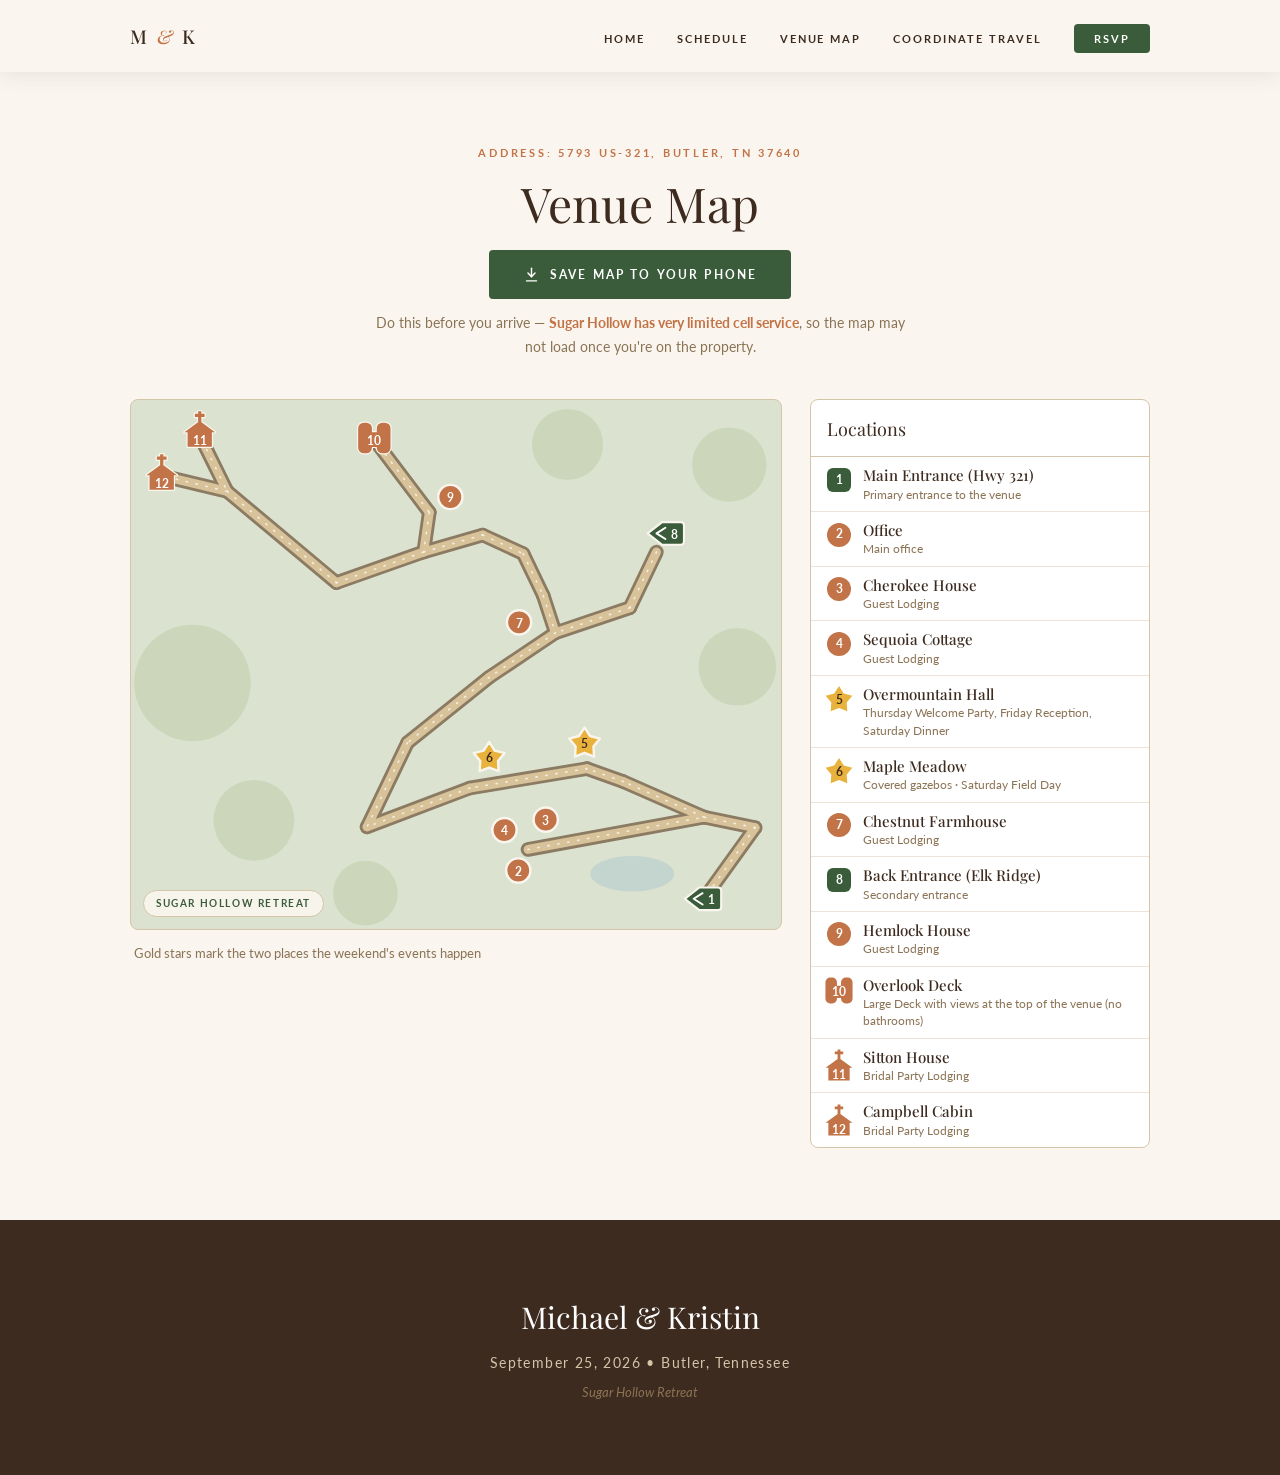
<file: public/venue-map.html>
<!DOCTYPE html>
<html lang="en">
<head>
  <meta charset="UTF-8">
  <meta name="viewport" content="width=device-width, initial-scale=1.0">
  <title>Venue Map | Sugar Hollow Retreat | Michael &amp; Kristin's Wedding</title>
  <meta name="description" content="Map of Sugar Hollow Retreat in Butler, Tennessee for Michael Punal and Kristin Donohue's wedding: the two entrances, the guest houses and where each event happens. Save it to your phone before you arrive — cell service at the venue is limited.">
  <link rel="canonical" href="https://kristinmichael.com/venue-map">

  <!-- Open Graph -->
  <meta property="og:type" content="website">
  <meta property="og:url" content="https://kristinmichael.com/venue-map">
  <meta property="og:title" content="Venue Map | Sugar Hollow Retreat">
  <meta property="og:description" content="The two entrances, the guest houses and where each event happens at Sugar Hollow Retreat. Save it to your phone before you arrive — cell service at the venue is limited.">
  <meta property="og:image" content="https://kristinmichael.com/images/og-cover.jpg">

  <!-- Google Fonts -->
  <link rel="preconnect" href="https://fonts.googleapis.com">
  <link rel="preconnect" href="https://fonts.gstatic.com" crossorigin>
  <link href="https://fonts.googleapis.com/css2?family=Playfair+Display:ital,wght@0,400;0,500;1,400;1,500&family=Lato:wght@300;400;700&display=swap" rel="stylesheet">

  <link rel="stylesheet" href="style.css">
</head>
<body>

  <header class="site-header site-header--solid" role="banner">
    <nav class="nav-container" aria-label="Main navigation">
      <a href="/" class="nav-logo" aria-label="Michael &amp; Kristin — home">
        M <span class="nav-amp">&amp;</span> K
      </a>

      <button
        class="nav-toggle"
        aria-expanded="false"
        aria-controls="nav-menu"
        aria-label="Open navigation menu"
      >
        <span class="hamburger-line"></span>
        <span class="hamburger-line"></span>
        <span class="hamburger-line"></span>
      </button>

      <ul class="nav-menu" id="nav-menu" role="list">
        <li><a href="/" class="nav-link">Home</a></li>
        <li><a href="/schedule" class="nav-link">Schedule</a></li>
        <li><a href="/venue-map" class="nav-link" aria-current="page">Venue Map</a></li>
        <li><a href="/travel" class="nav-link">Coordinate Travel</a></li>
        <li>
          <a
            href="https://withjoy.com/michael-kristin-2026/"
            class="nav-link nav-link--cta"
            target="_blank"
            rel="noopener noreferrer"
          >RSVP</a>
        </li>
      </ul>
    </nav>
  </header>

  <main id="main-content" class="map-main">
    <div class="container">

      <h2 class="eyebrow eyebrow--dark">Address: 5793 US-321, Butler, TN 37640</h2>
      <h1 class="section-title">Venue Map</h1>

      <div class="map-actions">
        <button class="btn btn-primary" id="map-download" type="button">
          <svg viewBox="0 0 24 24" fill="none" stroke="currentColor" stroke-width="2"
               stroke-linecap="round" stroke-linejoin="round" aria-hidden="true">
            <path d="M12 3v12"/><path d="m7 10 5 5 5-5"/><path d="M5 21h14"/>
          </svg>
          Save map to your phone
        </button>
        <p class="map-note">
          Do this before you arrive — <b>Sugar Hollow has very limited cell service</b>,
          so the map may not load once you're on the property.
        </p>
        <p class="form-error" id="map-error" role="alert" hidden></p>
      </div>

      <div class="map-layout">
        <figure class="map-figure">
          <div class="map-card">
            <p class="map-card-label">Sugar Hollow Retreat</p>
            <svg id="venue-map" viewBox="80 120 804 654" preserveAspectRatio="xMidYMid meet"
                 role="img" aria-label="Map of Sugar Hollow Retreat showing 12 numbered locations, the two entrances and the roads between them"></svg>
          </div>
          <figcaption class="map-caption">
            Gold stars mark the two places the weekend's events happen
          </figcaption>
        </figure>

        <aside class="map-legend">
          <h2>Locations</h2>
          <ol id="map-legend-list"></ol>
        </aside>
      </div>

      <section class="map-save" id="map-save-panel" aria-labelledby="map-save-title" hidden>
        <h2 id="map-save-title">Save it to your photos</h2>
        <p>
          On iPhone, press and hold the image, then tap <b>Save to Photos</b>.
          On Android, long-press and choose <b>Download image</b>.
        </p>
        <img id="map-poster" alt="Printable venue map for Sugar Hollow Retreat">
        <a class="btn btn-primary" id="map-save-link" download="sugar-hollow-venue-map.png" href="#">Download</a>
      </section>

    </div>
  </main>

  <footer class="site-footer" role="contentinfo">
    <div class="container">
      <p class="footer-names">Michael &amp; Kristin</p>
      <p class="footer-date">September 25, 2026 &bull; Butler, Tennessee</p>
      <p class="footer-venue">Sugar Hollow Retreat</p>
    </div>
  </footer>

  <script src="script.js"></script>
  <script src="map.js"></script>
</body>
</html>
</file>
<file: style.css>
/* ============================================================
   Michael & Kristin — kristinmichael.com
   Rustic mountain aesthetic · Warm neutrals · Deep green + terracotta
   ============================================================ */

/* ── Custom Properties ────────────────────────────────────── */
:root {
  --cream:       #FAF6EF;
  --parchment:   #F0E8D8;
  --tan:         #D4C4A8;
  --tan-mid:     #B8A88A;
  --brown-lt:    #8B7355;
  --brown:       #3D2B1F;
  --green:       #3A5C3A;
  --green-lt:    #5C7A5C;
  --green-dark:  #2C4A2C;
  --terra:       #C27347;
  --terra-lt:    #D4896A;
  --gold:        #B89B6F;
  --white:       #FFFFFF;

  --serif: 'Playfair Display', Georgia, serif;
  --sans:  'Lato', system-ui, -apple-system, sans-serif;

  --max-w:  1100px;
  --px:     clamp(1.25rem, 5vw, 2.5rem);
  --radius: 4px;
  --ease:   0.25s ease;
}

/* ── Reset ────────────────────────────────────────────────── */
*, *::before, *::after { box-sizing: border-box; margin: 0; padding: 0; }

html { scroll-behavior: smooth; font-size: 16px; }

body {
  font-family: var(--sans);
  background-color: var(--cream);
  color: var(--brown);
  line-height: 1.7;
  -webkit-font-smoothing: antialiased;
}

img { max-width: 100%; height: auto; display: block; }
a   { color: inherit; text-decoration: none; }
ul  { list-style: none; }

/* ── Layout helpers ───────────────────────────────────────── */
.container {
  max-width: var(--max-w);
  margin: 0 auto;
  padding: 0 var(--px);
}

/* ── Typography helpers ───────────────────────────────────── */
.eyebrow {
  font-family: var(--sans);
  font-size: 0.6875rem;
  font-weight: 700;
  letter-spacing: 0.25em;
  text-transform: uppercase;
  color: var(--terra-lt);
  text-align: center;
  margin-bottom: 0.75rem;
}
.eyebrow--dark { color: var(--terra); }

.section-title {
  font-family: var(--serif);
  font-size: clamp(1.875rem, 4.5vw, 3rem);
  font-weight: 400;
  color: var(--brown);
  text-align: center;
  line-height: 1.2;
  margin-bottom: clamp(2.5rem, 6vw, 4rem);
}

/* ── Buttons ──────────────────────────────────────────────── */
.btn {
  display: inline-block;
  font-family: var(--sans);
  font-size: 0.75rem;
  font-weight: 700;
  letter-spacing: 0.18em;
  text-transform: uppercase;
  padding: 0.875rem 2rem;
  border: 2px solid transparent;
  border-radius: var(--radius);
  cursor: pointer;
  transition:
    background-color var(--ease),
    color var(--ease),
    border-color var(--ease);
  white-space: nowrap;
}

.btn-lg { padding: 1.0625rem 2.5rem; font-size: 0.8125rem; }

/* Green on white */
.btn-primary {
  background-color: var(--green);
  color: var(--white);
  border-color: var(--green);
}
.btn-primary:hover, .btn-primary:focus-visible {
  background-color: var(--green-lt);
  border-color: var(--green-lt);
}

/* Ghost white (hero) */
.btn-ghost {
  background-color: transparent;
  color: var(--white);
  border-color: rgba(255,255,255,0.8);
}
.btn-ghost:hover, .btn-ghost:focus-visible {
  background-color: var(--white);
  color: var(--green);
  border-color: var(--white);
}

/* Terracotta (CTA section) */
.btn-terracotta {
  background-color: var(--terra);
  color: var(--white);
  border-color: var(--terra);
}
.btn-terracotta:hover, .btn-terracotta:focus-visible {
  background-color: var(--terra-lt);
  border-color: var(--terra-lt);
}

/* Ghost white (on green CTA) */
.btn-ghost-white {
  background-color: transparent;
  color: var(--white);
  border-color: rgba(255,255,255,0.7);
}
.btn-ghost-white:hover, .btn-ghost-white:focus-visible {
  background-color: var(--white);
  color: var(--green);
  border-color: var(--white);
}

.btn:focus-visible {
  outline: 3px solid var(--terra);
  outline-offset: 3px;
}

/* ── Header / Nav ─────────────────────────────────────────── */
.site-header {
  position: fixed;
  top: 0; left: 0; right: 0;
  z-index: 200;
  transition: background-color var(--ease), box-shadow var(--ease);
}

.site-header.scrolled {
  background-color: var(--cream);
  box-shadow: 0 2px 20px rgba(61, 43, 31, 0.1);
}

.nav-container {
  max-width: var(--max-w);
  margin: 0 auto;
  padding: 1.25rem var(--px);
  display: flex;
  align-items: center;
  justify-content: space-between;
}

.nav-logo {
  font-family: var(--serif);
  font-size: 1.1875rem;
  font-weight: 500;
  letter-spacing: 0.12em;
  color: var(--white);
  transition: color var(--ease);
}
.site-header.scrolled .nav-logo { color: var(--brown); }

.nav-amp { color: var(--terra-lt); font-style: italic; }
.site-header.scrolled .nav-amp { color: var(--terra); }

.nav-menu {
  display: flex;
  align-items: center;
  gap: 2rem;
}

.nav-link {
  font-size: 0.6875rem;
  font-weight: 700;
  letter-spacing: 0.18em;
  text-transform: uppercase;
  color: rgba(255,255,255,0.9);
  padding-bottom: 2px;
  border-bottom: 1px solid transparent;
  transition: color var(--ease), border-color var(--ease);
}
.nav-link:hover { border-bottom-color: var(--terra-lt); }
.site-header.scrolled .nav-link { color: var(--brown); }
.site-header.scrolled .nav-link:hover { border-bottom-color: var(--terra); }

.nav-link--cta {
  background-color: var(--green);
  color: var(--white) !important;
  padding: 0.5rem 1.25rem;
  border-radius: var(--radius);
  border-bottom: none !important;
  transition: background-color var(--ease);
}
.nav-link--cta:hover,
.nav-link--cta:focus-visible { background-color: var(--green-lt); }

/* Hamburger */
.nav-toggle {
  display: none;
  flex-direction: column;
  justify-content: center;
  gap: 5px;
  width: 40px;
  height: 40px;
  background: none;
  border: none;
  cursor: pointer;
  padding: 0.5rem;
  border-radius: var(--radius);
  z-index: 210;
}

.hamburger-line {
  display: block;
  width: 22px;
  height: 2px;
  background-color: var(--white);
  border-radius: 2px;
  transition: transform var(--ease), opacity var(--ease), background-color var(--ease);
}
.site-header.scrolled .hamburger-line { background-color: var(--brown); }
.nav-toggle[aria-expanded="true"] .hamburger-line { background-color: var(--white); }

.nav-toggle[aria-expanded="true"] .hamburger-line:nth-child(1) { transform: translateY(7px) rotate(45deg); }
.nav-toggle[aria-expanded="true"] .hamburger-line:nth-child(2) { opacity: 0; transform: scaleX(0); }
.nav-toggle[aria-expanded="true"] .hamburger-line:nth-child(3) { transform: translateY(-7px) rotate(-45deg); }

.nav-toggle:focus-visible {
  outline: 3px solid var(--terra);
  outline-offset: 2px;
}

/* ── Hero ─────────────────────────────────────────────────── */
.hero {
  position: relative;
  min-height: 100svh;
  display: flex;
  align-items: center;
  justify-content: center;
  text-align: center;
  overflow: hidden;
}

/* ── PHOTO SWAP INSTRUCTIONS ──────────────────────────────
   Replace the gradient below with your real hero photo:
   background-image: url('images/hero-couple.jpg');
   Keep background-size: cover and background-position: center.
   ────────────────────────────────────────────────────────── */
.hero-bg {
  position: absolute;
  inset: 0;
  background-image: url('images/hero-couple.jpg');
  background-size: cover;
  background-position: center top;
  /* Placeholder gradient — remove once a real photo is in /images/ */
  background-color: #1E2E1A;
  background-image:
    url('images/hero-couple.jpg'),
    linear-gradient(155deg, #1C2E18 0%, #2E4420 30%, #4A3824 60%, #1E1810 100%);
}

.hero-overlay {
  position: absolute;
  inset: 0;
  background: linear-gradient(
    to bottom,
    rgba(15, 12, 8, 0.25) 0%,
    rgba(15, 12, 8, 0.52) 45%,
    rgba(15, 12, 8, 0.72) 100%
  );
}

.hero-content {
  position: relative;
  z-index: 1;
  padding: 7rem var(--px) 4rem;
  max-width: 720px;
  color: var(--white);
}

.hero .eyebrow {
  color: var(--tan);
  margin-bottom: 1.5rem;
}

.hero-names {
  font-family: var(--serif);
  font-size: clamp(3.25rem, 11vw, 6.5rem);
  font-weight: 400;
  line-height: 1.05;
  letter-spacing: -0.01em;
  margin-bottom: 1.5rem;
}

.amp-italic {
  font-style: italic;
  color: var(--terra-lt);
}

/* Botanical ornament */
.ornament {
  display: flex;
  align-items: center;
  justify-content: center;
  gap: 1rem;
  margin-bottom: 1.5rem;
}
.ornament-line {
  display: block;
  width: 60px;
  height: 1px;
  background-color: rgba(212, 196, 168, 0.5);
}
.ornament-leaf {
  width: 20px;
  height: 20px;
  color: var(--terra-lt);
  opacity: 0.8;
}

.hero-date {
  font-family: var(--serif);
  font-size: clamp(1.125rem, 3vw, 1.625rem);
  font-style: italic;
  color: rgba(255,255,255,0.92);
  margin-bottom: 0.5rem;
}

.hero-location {
  font-size: 0.75rem;
  font-weight: 300;
  letter-spacing: 0.22em;
  text-transform: uppercase;
  color: var(--tan);
  margin-bottom: 1.75rem;
}

.hero-tagline {
  font-family: var(--serif);
  font-size: clamp(1rem, 2.5vw, 1.25rem);
  font-style: italic;
  color: rgba(255,255,255,0.82);
  margin-bottom: 2.75rem;
}

.hero-buttons {
  display: flex;
  gap: 1rem;
  justify-content: center;
  flex-wrap: wrap;
}

/* ── Countdown ────────────────────────────────────────────── */
.countdown-section {
  background-color: var(--parchment);
  padding: clamp(4rem, 8vw, 6rem) 0;
}

.countdown {
  display: flex;
  align-items: flex-start;
  justify-content: center;
  gap: 0.75rem;
  flex-wrap: wrap;
}

.unit {
  display: flex;
  flex-direction: column;
  align-items: center;
  min-width: 90px;
}

.unit-number {
  font-family: var(--serif);
  font-size: clamp(3rem, 9vw, 5.5rem);
  font-weight: 400;
  color: var(--green);
  line-height: 1;
  margin-bottom: 0.5rem;
  font-variant-numeric: tabular-nums;
  min-width: 2ch;
  display: inline-block;
  text-align: center;
}

.unit-label {
  font-size: 0.625rem;
  font-weight: 700;
  letter-spacing: 0.22em;
  text-transform: uppercase;
  color: var(--brown-lt);
}

.unit-sep {
  font-family: var(--serif);
  font-size: clamp(2.5rem, 7vw, 4.5rem);
  color: var(--tan-mid);
  line-height: 1;
  margin-top: 0.125rem;
}

.countdown-complete {
  font-family: var(--serif);
  font-size: 2rem;
  font-style: italic;
  color: var(--green);
  text-align: center;
  padding: 2rem;
}

/* ── Details cards ────────────────────────────────────────── */
.details-section {
  padding: clamp(4rem, 8vw, 6.5rem) 0;
  background-color: var(--cream);
}

.cards {
  display: grid;
  grid-template-columns: repeat(auto-fit, minmax(240px, 1fr));
  gap: 1.5rem;
}

.card {
  text-align: center;
  padding: 2.5rem 2rem;
  border: 1px solid var(--tan);
  border-radius: 8px;
  background-color: var(--white);
  transition: box-shadow var(--ease), transform var(--ease);
}
.card:hover {
  box-shadow: 0 8px 32px rgba(61, 43, 31, 0.09);
  transform: translateY(-2px);
}

.card-icon {
  width: 44px;
  height: 44px;
  margin: 0 auto 1.25rem;
  color: var(--terra);
}
.card-icon svg { width: 100%; height: 100%; }

.card-title {
  font-family: var(--serif);
  font-size: 1.25rem;
  font-weight: 400;
  color: var(--brown);
  margin-bottom: 0.625rem;
}

.card-body {
  font-size: 0.9375rem;
  color: var(--brown-lt);
  line-height: 1.65;
}

.text-link {
  color: var(--green);
  font-weight: 700;
  border-bottom: 1px solid currentColor;
  transition: color var(--ease);
}
.text-link:hover, .text-link:focus-visible {
  color: var(--terra);
}
.text-link:focus-visible {
  outline: 3px solid var(--terra);
  outline-offset: 2px;
  border-radius: 2px;
}

/* ── CTA ──────────────────────────────────────────────────── */
.cta-section {
  background-color: var(--green);
  padding: clamp(4rem, 8vw, 6rem) 0;
  text-align: center;
}

.cta-title {
  font-family: var(--serif);
  font-size: clamp(1.75rem, 4vw, 2.875rem);
  font-weight: 400;
  color: var(--white);
  margin-bottom: 1rem;
}

.cta-body {
  font-size: 1.0625rem;
  color: rgba(255,255,255,0.82);
  max-width: 540px;
  margin: 0 auto 2.5rem;
  line-height: 1.75;
}

.cta-buttons {
  display: flex;
  gap: 1rem;
  justify-content: center;
  flex-wrap: wrap;
}

/* ── Footer ───────────────────────────────────────────────── */
.site-footer {
  background-color: var(--brown);
  color: var(--tan);
  padding: clamp(3rem, 6vw, 4.5rem) 0;
  text-align: center;
}

.footer-names {
  font-family: var(--serif);
  font-size: 1.875rem;
  font-weight: 400;
  color: var(--white);
  margin-bottom: 0.5rem;
}

.footer-date {
  font-size: 0.875rem;
  letter-spacing: 0.1em;
  margin-bottom: 0.375rem;
}

.footer-venue {
  font-size: 0.8125rem;
  font-style: italic;
  color: var(--brown-lt);
}

/* ── Mobile ───────────────────────────────────────────────── */
@media (max-width: 768px) {

  .nav-toggle { display: flex; }

  .nav-menu {
    position: fixed;
    inset: 0;
    background-color: var(--green-dark);
    flex-direction: column;
    justify-content: center;
    gap: 2.5rem;
    transform: translateX(100%);
    transition: transform 0.35s cubic-bezier(0.4, 0, 0.2, 1);
    z-index: 199;
  }
  .nav-menu.is-open { transform: translateX(0); }

  .nav-link {
    font-size: 0.875rem;
    color: rgba(255,255,255,0.9) !important;
    border-bottom-color: transparent !important;
    letter-spacing: 0.22em;
  }
  .nav-link:hover { border-bottom-color: var(--terra-lt) !important; }

  .nav-link--cta {
    background-color: var(--terra) !important;
    padding: 0.75rem 2rem !important;
    border-radius: var(--radius);
  }

  .unit-sep { display: none; }

  .countdown { gap: 2rem; }

  .hero-buttons { flex-direction: column; align-items: center; }
  .hero-buttons .btn { min-width: 200px; }

  .cta-buttons { flex-direction: column; align-items: center; }
  .cta-buttons .btn { min-width: 220px; }
}

/* ── Reduced motion ───────────────────────────────────────── */
@media (prefers-reduced-motion: reduce) {
  *, *::before, *::after {
    animation-duration: 0.01ms !important;
    transition-duration: 0.01ms !important;
  }
  html { scroll-behavior: auto; }
}

/* ── Travel board ─────────────────────────────────────────── */

/* Solid header variant for pages without a dark hero */
.site-header--solid {
  background-color: var(--cream);
  box-shadow: 0 2px 20px rgba(61, 43, 31, 0.1);
}
.site-header--solid .nav-logo { color: var(--brown); }
.site-header--solid .nav-amp { color: var(--terra); }
.site-header--solid .nav-link { color: var(--brown); }
.site-header--solid .nav-link:hover { border-bottom-color: var(--terra); }
.site-header--solid .hamburger-line { background-color: var(--brown); }
.site-header--solid .nav-toggle[aria-expanded="true"] .hamburger-line { background-color: var(--white); }

.travel-main {
  padding: clamp(7rem, 12vw, 9rem) 0 clamp(4rem, 8vw, 6rem);
  background-color: var(--cream);
  min-height: 70vh;
}

.travel-intro {
  max-width: 640px;
  margin: -1.5rem auto 2.5rem;
  text-align: center;
  color: var(--brown-lt);
}

/* Form inputs */
.field { margin-bottom: 1.125rem; }
.field--narrow { max-width: 260px; }

.field-label {
  display: block;
  font-size: 0.6875rem;
  font-weight: 700;
  letter-spacing: 0.14em;
  text-transform: uppercase;
  color: var(--brown-lt);
  margin-bottom: 0.375rem;
}
.req { color: var(--terra); }
.opt { text-transform: none; letter-spacing: 0; font-weight: 400; }

input[type="text"], input[type="email"], input[type="tel"],
input[type="password"], input[type="date"], input[type="number"],
input:not([type]) {
  width: 100%;
  font-family: var(--sans);
  font-size: 1rem;
  color: var(--brown);
  background-color: var(--white);
  border: 1px solid var(--tan);
  border-radius: var(--radius);
  padding: 0.625rem 0.75rem;
  transition: border-color var(--ease);
}
input:focus-visible {
  outline: 3px solid var(--terra);
  outline-offset: 1px;
  border-color: var(--terra);
}

.field-hint {
  font-size: 0.8125rem;
  color: var(--brown-lt);
  margin-top: 0.25rem;
}

.form-error {
  color: var(--terra);
  font-weight: 700;
  font-size: 0.9375rem;
  margin: 0.75rem 0;
}

/* Gate */
.gate-box {
  max-width: 460px;
  margin: 0 auto;
}
.gate-box .card-body { margin-bottom: 1.25rem; }
.gate-box .field { text-align: left; }
.gate-box .btn { margin-top: 0.5rem; }

/* Post form card */
.form-card {
  text-align: left;
  margin-bottom: 3rem;
}
.form-card .card-title { text-align: center; margin-bottom: 1.5rem; }

.form-grid {
  display: grid;
  grid-template-columns: repeat(auto-fit, minmax(220px, 1fr));
  gap: 0 1.25rem;
}

.ride-fieldset, .leg-fieldset {
  border: 1px solid var(--parchment);
  border-radius: var(--radius);
  padding: 1rem 1.25rem 0.5rem;
  margin-bottom: 1.25rem;
}
.ride-fieldset legend, .leg-fieldset legend { padding: 0 0.5rem; }

.radio-row {
  display: flex;
  flex-wrap: wrap;
  gap: 0.5rem 1.75rem;
  margin-bottom: 1rem;
}
.radio-label {
  display: flex;
  align-items: center;
  gap: 0.5rem;
  font-size: 0.9375rem;
  cursor: pointer;
}
.radio-label input { accent-color: var(--green); }

.leg-grid {
  display: grid;
  grid-template-columns: repeat(auto-fit, minmax(260px, 1fr));
  gap: 0 1.25rem;
}

.form-actions {
  display: flex;
  gap: 1rem;
  flex-wrap: wrap;
  margin-top: 0.5rem;
}

.btn-secondary {
  background-color: transparent;
  color: var(--green);
  border-color: var(--green);
}
.btn-secondary:hover, .btn-secondary:focus-visible {
  background-color: var(--green);
  color: var(--white);
}

/* Posts list */
.posts-heading {
  font-family: var(--serif);
  font-size: clamp(1.5rem, 3.5vw, 2rem);
  font-weight: 400;
  text-align: center;
  margin-bottom: 1.75rem;
}

.posts-empty {
  text-align: center;
  color: var(--brown-lt);
  font-style: italic;
}

.posts-list {
  display: grid;
  grid-template-columns: repeat(auto-fill, minmax(300px, 1fr));
  gap: 1.25rem;
}

.post-card {
  text-align: left;
  padding: 1.5rem 1.5rem 1.25rem;
}

.post-head {
  display: flex;
  align-items: baseline;
  justify-content: space-between;
  gap: 0.75rem;
  flex-wrap: wrap;
  margin-bottom: 0.75rem;
}

.post-name {
  font-family: var(--serif);
  font-size: 1.25rem;
  font-weight: 400;
  color: var(--brown);
}

.post-badge {
  font-size: 0.625rem;
  font-weight: 700;
  letter-spacing: 0.12em;
  text-transform: uppercase;
  color: var(--white);
  padding: 0.25rem 0.625rem;
  border-radius: 999px;
  white-space: nowrap;
}
.post-badge--need  { background-color: var(--terra); }
.post-badge--offer { background-color: var(--green); }
.post-badge--info  { background-color: var(--tan-mid); }

.post-leg {
  font-size: 0.9375rem;
  color: var(--brown-lt);
}
.post-leg strong { color: var(--brown); font-weight: 700; }

.post-contact {
  font-size: 0.9375rem;
  color: var(--brown-lt);
  margin-top: 0.625rem;
  overflow-wrap: anywhere;
}

.post-actions {
  display: flex;
  gap: 1.25rem;
  margin-top: 1rem;
  padding-top: 0.875rem;
  border-top: 1px solid var(--parchment);
}

.post-action {
  background: none;
  border: none;
  cursor: pointer;
  font-family: var(--sans);
  font-size: 0.6875rem;
  font-weight: 700;
  letter-spacing: 0.14em;
  text-transform: uppercase;
  color: var(--green);
  padding: 0;
  border-bottom: 1px solid transparent;
  transition: color var(--ease), border-color var(--ease);
}
.post-action:hover, .post-action:focus-visible { color: var(--terra); border-bottom-color: var(--terra); }
.post-action:focus-visible { outline: 3px solid var(--terra); outline-offset: 2px; }

/* Author display rules (e.g. .btn) would otherwise override the UA [hidden] rule */
[hidden] { display: none !important; }
</file>
<file: public/style.css>
/* ============================================================
   Michael & Kristin — kristinmichael.com
   Rustic mountain aesthetic · Warm neutrals · Deep green + terracotta
   ============================================================ */

/* ── Custom Properties ────────────────────────────────────── */
:root {
  --cream:       #FAF6EF;
  --parchment:   #F0E8D8;
  --tan:         #D4C4A8;
  --tan-mid:     #B8A88A;
  --brown-lt:    #8B7355;
  --brown:       #3D2B1F;
  --green:       #3A5C3A;
  --green-lt:    #5C7A5C;
  --green-dark:  #2C4A2C;
  --terra:       #C27347;
  --terra-lt:    #D4896A;
  --gold:        #B89B6F;
  --white:       #FFFFFF;

  --serif: 'Playfair Display', Georgia, serif;
  --sans:  'Lato', system-ui, -apple-system, sans-serif;

  --max-w:  1100px;
  --px:     clamp(1.25rem, 5vw, 2.5rem);
  --radius: 4px;
  --ease:   0.25s ease;
}

/* ── Reset ────────────────────────────────────────────────── */
*, *::before, *::after { box-sizing: border-box; margin: 0; padding: 0; }

html { scroll-behavior: smooth; font-size: 16px; }

body {
  font-family: var(--sans);
  background-color: var(--cream);
  color: var(--brown);
  line-height: 1.7;
  -webkit-font-smoothing: antialiased;
}

img { max-width: 100%; height: auto; display: block; }
a   { color: inherit; text-decoration: none; }
ul  { list-style: none; }

/* ── Layout helpers ───────────────────────────────────────── */
.container {
  max-width: var(--max-w);
  margin: 0 auto;
  padding: 0 var(--px);
}

/* ── Typography helpers ───────────────────────────────────── */
.eyebrow {
  font-family: var(--sans);
  font-size: 0.6875rem;
  font-weight: 700;
  letter-spacing: 0.25em;
  text-transform: uppercase;
  color: var(--terra-lt);
  text-align: center;
  margin-bottom: 0.75rem;
}
.eyebrow--dark { color: var(--terra); }

.section-title {
  font-family: var(--serif);
  font-size: clamp(1.875rem, 4.5vw, 3rem);
  font-weight: 400;
  color: var(--brown);
  text-align: center;
  line-height: 1.2;
  margin-bottom: clamp(2.5rem, 6vw, 4rem);
}

/* ── Buttons ──────────────────────────────────────────────── */
.btn {
  display: inline-block;
  font-family: var(--sans);
  font-size: 0.75rem;
  font-weight: 700;
  letter-spacing: 0.18em;
  text-transform: uppercase;
  padding: 0.875rem 2rem;
  border: 2px solid transparent;
  border-radius: var(--radius);
  cursor: pointer;
  transition:
    background-color var(--ease),
    color var(--ease),
    border-color var(--ease);
  white-space: nowrap;
}

.btn-lg { padding: 1.0625rem 2.5rem; font-size: 0.8125rem; }

/* Green on white */
.btn-primary {
  background-color: var(--green);
  color: var(--white);
  border-color: var(--green);
}
.btn-primary:hover, .btn-primary:focus-visible {
  background-color: var(--green-lt);
  border-color: var(--green-lt);
}

/* Ghost white (hero) */
.btn-ghost {
  background-color: transparent;
  color: var(--white);
  border-color: rgba(255,255,255,0.8);
}
.btn-ghost:hover, .btn-ghost:focus-visible {
  background-color: var(--white);
  color: var(--green);
  border-color: var(--white);
}

/* Terracotta (CTA section) */
.btn-terracotta {
  background-color: var(--terra);
  color: var(--white);
  border-color: var(--terra);
}
.btn-terracotta:hover, .btn-terracotta:focus-visible {
  background-color: var(--terra-lt);
  border-color: var(--terra-lt);
}

/* Ghost white (on green CTA) */
.btn-ghost-white {
  background-color: transparent;
  color: var(--white);
  border-color: rgba(255,255,255,0.7);
}
.btn-ghost-white:hover, .btn-ghost-white:focus-visible {
  background-color: var(--white);
  color: var(--green);
  border-color: var(--white);
}

.btn:focus-visible {
  outline: 3px solid var(--terra);
  outline-offset: 3px;
}

/* ── Header / Nav ─────────────────────────────────────────── */
.site-header {
  position: fixed;
  top: 0; left: 0; right: 0;
  z-index: 200;
  transition: background-color var(--ease), box-shadow var(--ease);
}

.site-header.scrolled {
  background-color: var(--cream);
  box-shadow: 0 2px 20px rgba(61, 43, 31, 0.1);
}

.nav-container {
  max-width: var(--max-w);
  margin: 0 auto;
  padding: 1.25rem var(--px);
  display: flex;
  align-items: center;
  justify-content: space-between;
}

.nav-logo {
  font-family: var(--serif);
  font-size: 1.1875rem;
  font-weight: 500;
  letter-spacing: 0.12em;
  color: var(--white);
  transition: color var(--ease);
}
.site-header.scrolled .nav-logo { color: var(--brown); }

.nav-amp { color: var(--terra-lt); font-style: italic; }
.site-header.scrolled .nav-amp { color: var(--terra); }

.nav-menu {
  display: flex;
  align-items: center;
  gap: 2rem;
}

.nav-link {
  font-size: 0.6875rem;
  font-weight: 700;
  letter-spacing: 0.18em;
  text-transform: uppercase;
  color: rgba(255,255,255,0.9);
  padding-bottom: 2px;
  border-bottom: 1px solid transparent;
  transition: color var(--ease), border-color var(--ease);
}
.nav-link:hover { border-bottom-color: var(--terra-lt); }
.site-header.scrolled .nav-link { color: var(--brown); }
.site-header.scrolled .nav-link:hover { border-bottom-color: var(--terra); }

.nav-link--cta {
  background-color: var(--green);
  color: var(--white) !important;
  padding: 0.5rem 1.25rem;
  border-radius: var(--radius);
  border-bottom: none !important;
  transition: background-color var(--ease);
}
.nav-link--cta:hover,
.nav-link--cta:focus-visible { background-color: var(--green-lt); }

/* Hamburger */
.nav-toggle {
  display: none;
  flex-direction: column;
  justify-content: center;
  gap: 5px;
  width: 40px;
  height: 40px;
  background: none;
  border: none;
  cursor: pointer;
  padding: 0.5rem;
  border-radius: var(--radius);
  z-index: 210;
}

.hamburger-line {
  display: block;
  width: 22px;
  height: 2px;
  background-color: var(--white);
  border-radius: 2px;
  transition: transform var(--ease), opacity var(--ease), background-color var(--ease);
}
.site-header.scrolled .hamburger-line { background-color: var(--brown); }
.nav-toggle[aria-expanded="true"] .hamburger-line { background-color: var(--white); }

.nav-toggle[aria-expanded="true"] .hamburger-line:nth-child(1) { transform: translateY(7px) rotate(45deg); }
.nav-toggle[aria-expanded="true"] .hamburger-line:nth-child(2) { opacity: 0; transform: scaleX(0); }
.nav-toggle[aria-expanded="true"] .hamburger-line:nth-child(3) { transform: translateY(-7px) rotate(-45deg); }

.nav-toggle:focus-visible {
  outline: 3px solid var(--terra);
  outline-offset: 2px;
}

/* ── Hero ─────────────────────────────────────────────────── */
.hero {
  position: relative;
  min-height: 100svh;
  display: flex;
  align-items: center;
  justify-content: center;
  text-align: center;
  overflow: hidden;
}

/* ── PHOTO SWAP INSTRUCTIONS ──────────────────────────────
   Replace the gradient below with your real hero photo:
   background-image: url('images/hero-couple.jpg');
   Keep background-size: cover and background-position: center.
   ────────────────────────────────────────────────────────── */
.hero-bg {
  position: absolute;
  inset: 0;
  background-image: url('images/hero-couple.jpg');
  background-size: cover;
  background-position: center top;
  /* Placeholder gradient — remove once a real photo is in /images/ */
  background-color: #1E2E1A;
  background-image:
    url('images/hero-couple.jpg'),
    linear-gradient(155deg, #1C2E18 0%, #2E4420 30%, #4A3824 60%, #1E1810 100%);
}

.hero-overlay {
  position: absolute;
  inset: 0;
  background: linear-gradient(
    to bottom,
    rgba(15, 12, 8, 0.25) 0%,
    rgba(15, 12, 8, 0.52) 45%,
    rgba(15, 12, 8, 0.72) 100%
  );
}

.hero-content {
  position: relative;
  z-index: 1;
  padding: 7rem var(--px) 4rem;
  /* 900px (was 720px) so the full-name H1 fits on one line on desktop.
     Other hero elements are short centred text and are unaffected. */
  max-width: 900px;
  color: var(--white);
}

.hero .eyebrow {
  color: var(--tan);
  margin-bottom: 1.5rem;
}

.hero-names {
  font-family: var(--serif);
  /* "Michael Punal & Kristin Donohue" renders at ~14.9x the font size. Capped at
     3.25rem so it fits one line inside .hero-content (900px - 80px padding = 820px).
     Below ~550px viewport it wraps, and .name-unit forces that break at the
     ampersand rather than inside a name. */
  font-size: clamp(1.85rem, 5.4vw, 3.25rem);
  font-weight: 400;
  line-height: 1.2;
  letter-spacing: -0.01em;
  margin-bottom: 1.5rem;
}

/* Keep each full name atomic so a line break can only land at the ampersand,
   never inside a name. */
.name-unit { white-space: nowrap; }

.amp-italic {
  font-style: italic;
  color: var(--terra-lt);
}

/* Botanical ornament */
.ornament {
  display: flex;
  align-items: center;
  justify-content: center;
  gap: 1rem;
  margin-bottom: 1.5rem;
}
.ornament-line {
  display: block;
  width: 60px;
  height: 1px;
  background-color: rgba(212, 196, 168, 0.5);
}
.ornament-leaf {
  width: 20px;
  height: 20px;
  color: var(--terra-lt);
  opacity: 0.8;
}

.hero-date {
  font-family: var(--serif);
  font-size: clamp(1.125rem, 3vw, 1.625rem);
  font-style: italic;
  color: rgba(255,255,255,0.92);
  margin-bottom: 0.5rem;
}

.hero-location {
  font-size: 0.75rem;
  font-weight: 300;
  letter-spacing: 0.22em;
  text-transform: uppercase;
  color: var(--tan);
  margin-bottom: 1.75rem;
}

.hero-tagline {
  font-family: var(--serif);
  font-size: clamp(1rem, 2.5vw, 1.25rem);
  font-style: italic;
  color: rgba(255,255,255,0.82);
  margin-bottom: 2.75rem;
}

.hero-buttons {
  display: flex;
  gap: 1rem;
  justify-content: center;
  flex-wrap: wrap;
}

/* ── Countdown ────────────────────────────────────────────── */
.countdown-section {
  background-color: var(--parchment);
  padding: clamp(4rem, 8vw, 6rem) 0;
}

.countdown {
  display: flex;
  align-items: flex-start;
  justify-content: center;
  gap: 0.75rem;
  flex-wrap: wrap;
}

.unit {
  display: flex;
  flex-direction: column;
  align-items: center;
  min-width: 90px;
}

.unit-number {
  font-family: var(--serif);
  font-size: clamp(3rem, 9vw, 5.5rem);
  font-weight: 400;
  color: var(--green);
  line-height: 1;
  margin-bottom: 0.5rem;
  font-variant-numeric: tabular-nums;
  min-width: 2ch;
  display: inline-block;
  text-align: center;
}

.unit-label {
  font-size: 0.625rem;
  font-weight: 700;
  letter-spacing: 0.22em;
  text-transform: uppercase;
  color: var(--brown-lt);
}

.unit-sep {
  font-family: var(--serif);
  font-size: clamp(2.5rem, 7vw, 4.5rem);
  color: var(--tan-mid);
  line-height: 1;
  margin-top: 0.125rem;
}

.countdown-complete {
  font-family: var(--serif);
  font-size: 2rem;
  font-style: italic;
  color: var(--green);
  text-align: center;
  padding: 2rem;
}

/* ── Details cards ────────────────────────────────────────── */
.details-section {
  padding: clamp(4rem, 8vw, 6.5rem) 0;
  background-color: var(--cream);
}

.cards {
  display: grid;
  grid-template-columns: repeat(auto-fit, minmax(240px, 1fr));
  gap: 1.5rem;
}

.card {
  text-align: center;
  padding: 2.5rem 2rem;
  border: 1px solid var(--tan);
  border-radius: 8px;
  background-color: var(--white);
  transition: box-shadow var(--ease), transform var(--ease);
}
.card:hover {
  box-shadow: 0 8px 32px rgba(61, 43, 31, 0.09);
  transform: translateY(-2px);
}

.card-icon {
  width: 44px;
  height: 44px;
  margin: 0 auto 1.25rem;
  color: var(--terra);
}
.card-icon svg { width: 100%; height: 100%; }

.card-title {
  font-family: var(--serif);
  font-size: 1.25rem;
  font-weight: 400;
  color: var(--brown);
  margin-bottom: 0.625rem;
}

.card-body {
  font-size: 0.9375rem;
  color: var(--brown-lt);
  line-height: 1.65;
}

.text-link {
  color: var(--green);
  font-weight: 700;
  border-bottom: 1px solid currentColor;
  transition: color var(--ease);
}
.text-link:hover, .text-link:focus-visible {
  color: var(--terra);
}
.text-link:focus-visible {
  outline: 3px solid var(--terra);
  outline-offset: 2px;
  border-radius: 2px;
}

/* ── CTA ──────────────────────────────────────────────────── */
.cta-section {
  background-color: var(--green);
  padding: clamp(4rem, 8vw, 6rem) 0;
  text-align: center;
}

.cta-title {
  font-family: var(--serif);
  font-size: clamp(1.75rem, 4vw, 2.875rem);
  font-weight: 400;
  color: var(--white);
  margin-bottom: 1rem;
}

.cta-body {
  font-size: 1.0625rem;
  color: rgba(255,255,255,0.82);
  max-width: 540px;
  margin: 0 auto 1rem;
  line-height: 1.75;
}

.cta-signature {
  font-family: var(--serif);
  font-style: italic;
  font-size: 1.125rem;
  color: var(--tan);
  margin: 0 auto 2.5rem;
}

.cta-buttons {
  display: flex;
  gap: 1rem;
  justify-content: center;
  flex-wrap: wrap;
}

/* ── Footer ───────────────────────────────────────────────── */
.site-footer {
  background-color: var(--brown);
  color: var(--tan);
  padding: clamp(3rem, 6vw, 4.5rem) 0;
  text-align: center;
}

.footer-names {
  font-family: var(--serif);
  font-size: 1.875rem;
  font-weight: 400;
  color: var(--white);
  margin-bottom: 0.5rem;
}

.footer-date {
  font-size: 0.875rem;
  letter-spacing: 0.1em;
  margin-bottom: 0.375rem;
}

.footer-venue {
  font-size: 0.8125rem;
  font-style: italic;
  color: var(--brown-lt);
}

/* ── Mobile ───────────────────────────────────────────────── */
@media (max-width: 768px) {

  .nav-toggle { display: flex; }

  .nav-menu {
    position: fixed;
    inset: 0;
    background-color: var(--green-dark);
    flex-direction: column;
    justify-content: center;
    gap: 2.5rem;
    transform: translateX(100%);
    transition: transform 0.35s cubic-bezier(0.4, 0, 0.2, 1);
    z-index: 199;
  }
  .nav-menu.is-open { transform: translateX(0); }

  .nav-link {
    font-size: 0.875rem;
    color: rgba(255,255,255,0.9) !important;
    border-bottom-color: transparent !important;
    letter-spacing: 0.22em;
  }
  .nav-link:hover { border-bottom-color: var(--terra-lt) !important; }

  .nav-link--cta {
    background-color: var(--terra) !important;
    padding: 0.75rem 2rem !important;
    border-radius: var(--radius);
  }

  .unit-sep { display: none; }

  .countdown { gap: 2rem; }

  .hero-buttons { flex-direction: column; align-items: center; }
  .hero-buttons .btn { min-width: 200px; }

  .cta-buttons { flex-direction: column; align-items: center; }
  .cta-buttons .btn { min-width: 220px; }
}

/* ── Reduced motion ───────────────────────────────────────── */
@media (prefers-reduced-motion: reduce) {
  *, *::before, *::after {
    animation-duration: 0.01ms !important;
    transition-duration: 0.01ms !important;
  }
  html { scroll-behavior: auto; }
}

/* ── Travel board ─────────────────────────────────────────── */

/* Solid header variant for pages without a dark hero */
.site-header--solid {
  background-color: var(--cream);
  box-shadow: 0 2px 20px rgba(61, 43, 31, 0.1);
}
.site-header--solid .nav-logo { color: var(--brown); }
.site-header--solid .nav-amp { color: var(--terra); }
.site-header--solid .nav-link { color: var(--brown); }
.site-header--solid .nav-link:hover { border-bottom-color: var(--terra); }
.site-header--solid .hamburger-line { background-color: var(--brown); }
.site-header--solid .nav-toggle[aria-expanded="true"] .hamburger-line { background-color: var(--white); }

.travel-main {
  padding: clamp(7rem, 12vw, 9rem) 0 clamp(4rem, 8vw, 6rem);
  background-color: var(--cream);
  min-height: 70vh;
}

.travel-intro {
  max-width: 640px;
  margin: -1.5rem auto 2.5rem;
  text-align: center;
  color: var(--brown-lt);
}

/* Form inputs */
.field { margin-bottom: 1.125rem; }
.field--narrow { max-width: 260px; }

.field-label {
  display: block;
  font-size: 0.6875rem;
  font-weight: 700;
  letter-spacing: 0.14em;
  text-transform: uppercase;
  color: var(--brown-lt);
  margin-bottom: 0.375rem;
}
.req { color: var(--terra); }
.opt { text-transform: none; letter-spacing: 0; font-weight: 400; }

input[type="text"], input[type="email"], input[type="tel"],
input[type="password"], input[type="date"], input[type="number"],
input:not([type]) {
  width: 100%;
  font-family: var(--sans);
  font-size: 1rem;
  color: var(--brown);
  background-color: var(--white);
  border: 1px solid var(--tan);
  border-radius: var(--radius);
  padding: 0.625rem 0.75rem;
  transition: border-color var(--ease);
}
input:focus-visible {
  outline: 3px solid var(--terra);
  outline-offset: 1px;
  border-color: var(--terra);
}

.field-hint {
  font-size: 0.8125rem;
  color: var(--brown-lt);
  margin-top: 0.25rem;
}

.form-error {
  color: var(--terra);
  font-weight: 700;
  font-size: 0.9375rem;
  margin: 0.75rem 0;
}

/* Gate */
.gate-box {
  max-width: 460px;
  margin: 0 auto;
}
.gate-box .card-body { margin-bottom: 1.25rem; }
.gate-box .field { text-align: left; }
.gate-box .btn { margin-top: 0.5rem; }

/* Post form card */
.form-card {
  text-align: left;
  margin-bottom: 3rem;
}
.form-card .card-title { text-align: center; margin-bottom: 1.5rem; }

.form-grid {
  display: grid;
  grid-template-columns: repeat(auto-fit, minmax(220px, 1fr));
  gap: 0 1.25rem;
}

.ride-fieldset, .leg-fieldset {
  border: 1px solid var(--parchment);
  border-radius: var(--radius);
  padding: 1rem 1.25rem 0.5rem;
  margin-bottom: 1.25rem;
}
.ride-fieldset legend, .leg-fieldset legend { padding: 0 0.5rem; }

.radio-row {
  display: flex;
  flex-wrap: wrap;
  gap: 0.5rem 1.75rem;
  margin-bottom: 1rem;
}
.radio-label {
  display: flex;
  align-items: center;
  gap: 0.5rem;
  font-size: 0.9375rem;
  cursor: pointer;
}
.radio-label input { accent-color: var(--green); }

.leg-grid {
  display: grid;
  grid-template-columns: repeat(auto-fit, minmax(260px, 1fr));
  gap: 0 1.25rem;
}

.form-actions {
  display: flex;
  gap: 1rem;
  flex-wrap: wrap;
  margin-top: 0.5rem;
}

.btn-secondary {
  background-color: transparent;
  color: var(--green);
  border-color: var(--green);
}
.btn-secondary:hover, .btn-secondary:focus-visible {
  background-color: var(--green);
  color: var(--white);
}

/* Posts list */
.posts-heading {
  font-family: var(--serif);
  font-size: clamp(1.5rem, 3.5vw, 2rem);
  font-weight: 400;
  text-align: center;
  margin-bottom: 1.75rem;
}

.posts-empty {
  text-align: center;
  color: var(--brown-lt);
  font-style: italic;
}

.posts-section + .posts-section {
  margin-top: 2.5rem;
}

.posts-subheading {
  font-family: var(--serif);
  font-size: clamp(1.125rem, 2.5vw, 1.375rem);
  font-weight: 400;
  color: var(--brown);
  margin-bottom: 1rem;
  padding-bottom: 0.5rem;
  border-bottom: 1px solid var(--parchment);
}

.posts-list {
  display: grid;
  grid-template-columns: repeat(auto-fill, minmax(300px, 1fr));
  gap: 1.25rem;
}

.post-card {
  text-align: left;
  padding: 1.5rem 1.5rem 1.25rem;
}

.post-head {
  display: flex;
  align-items: baseline;
  justify-content: space-between;
  gap: 0.75rem;
  flex-wrap: wrap;
  margin-bottom: 0.75rem;
}

.post-name {
  font-family: var(--serif);
  font-size: 1.25rem;
  font-weight: 400;
  color: var(--brown);
  /* A long unbroken name (or a pasted token) must wrap, not push the card
     wider than the viewport. Matches .post-contact below. */
  overflow-wrap: anywhere;
  min-width: 0;
}

.post-badge {
  font-size: 0.625rem;
  font-weight: 700;
  letter-spacing: 0.12em;
  text-transform: uppercase;
  color: var(--white);
  padding: 0.25rem 0.625rem;
  border-radius: 999px;
  white-space: nowrap;
}
.post-badge--need  { background-color: var(--terra); }
.post-badge--offer { background-color: var(--green); }

.post-leg {
  font-size: 0.9375rem;
  color: var(--brown-lt);
  /* Guest-entered airport values can be long unbroken strings; wrap them so a
     post card never forces the whole page to scroll horizontally on mobile. */
  overflow-wrap: anywhere;
}
.post-leg strong { color: var(--brown); font-weight: 700; }

.post-contact {
  font-size: 0.9375rem;
  color: var(--brown-lt);
  margin-top: 0.625rem;
  overflow-wrap: anywhere;
}

.post-actions {
  display: flex;
  gap: 1.25rem;
  margin-top: 1rem;
  padding-top: 0.875rem;
  border-top: 1px solid var(--parchment);
}

.post-action {
  background: none;
  border: none;
  cursor: pointer;
  font-family: var(--sans);
  font-size: 0.6875rem;
  font-weight: 700;
  letter-spacing: 0.14em;
  text-transform: uppercase;
  color: var(--green);
  padding: 0;
  border-bottom: 1px solid transparent;
  transition: color var(--ease), border-color var(--ease);
}
.post-action:hover, .post-action:focus-visible { color: var(--terra); border-bottom-color: var(--terra); }
.post-action:focus-visible { outline: 3px solid var(--terra); outline-offset: 2px; }

/* Author display rules (e.g. .btn) would otherwise override the UA [hidden] rule */
[hidden] { display: none !important; }

/* ── Venue map ─────────────────────────────────────────────── */

/* The only colours the site palette has no equivalent for. */
:root {
  --map-ground:    #DBE2CF;
  --map-tree:      #C2CFB0;
  --map-pond:      #BCD0CF;
  --map-road:      #D8C29A;
  --map-road-edge: #8C7B63;
  /* Warm amber rather than a true yellow — pure yellow reads as a warning
     against this cream, and white numerals on it fail contrast at 1.9:1.
     Brown numerals on this gold are 8.4:1. */
  --map-star:      #E9B23C;
}

.map-main {
  padding: clamp(7rem, 12vw, 9rem) 0 clamp(3rem, 6vw, 4.5rem);
  background-color: var(--cream);
}
/* Tighter than the site default — this page is condensed on purpose. */
.map-main .section-title { margin-bottom: 1.125rem; }

.map-actions { text-align: center; margin-bottom: clamp(1.75rem, 4vw, 2.5rem); }
.map-actions .btn { display: inline-flex; align-items: center; gap: 0.625rem; }
.map-actions .btn svg { width: 17px; height: 17px; }
.map-note {
  font-size: 0.875rem; color: var(--brown-lt);
  margin: 0.75rem auto 0; max-width: 34rem;
}
.map-note b { color: var(--terra); font-weight: 700; }
.map-actions .form-error { margin-bottom: 0; }

.map-layout {
  display: grid;
  grid-template-columns: minmax(0, 1fr) 340px;
  gap: 1.75rem;
  align-items: start;
}

.map-figure { margin: 0; }
.map-caption {
  font-size: 0.8125rem; line-height: 1.5; color: var(--brown-lt);
  padding: 0.875rem 0.25rem 0; max-width: 32rem;
}

.map-card {
  position: relative;
  background-color: var(--map-ground);
  border: 1px solid var(--tan);
  border-radius: 8px;
  overflow: hidden;
}
.map-card svg { display: block; width: 100%; height: auto; }
/* Bottom-left: the top-left corner is where markers 11 and 12 sit, and the
   badge was covering marker 12 entirely. */
.map-card-label {
  position: absolute; bottom: 0.75rem; left: 0.75rem;
  background-color: rgba(250, 246, 239, 0.92);
  border: 1px solid var(--tan); border-radius: 999px;
  padding: 0.25rem 0.75rem;
  font-size: 0.625rem; font-weight: 700; letter-spacing: 0.16em;
  text-transform: uppercase; color: var(--green);
}

.map-legend {
  border: 1px solid var(--tan); border-radius: 8px;
  background-color: var(--white); overflow: hidden;
}
.map-legend h2 {
  font-family: var(--serif); font-size: 1.125rem; font-weight: 400;
  color: var(--brown); padding: 0.875rem 1rem 0.75rem;
  border-bottom: 1px solid var(--tan);
}
.map-legend ol { list-style: none; }
.map-legend li {
  display: flex; gap: 0.75rem; padding: 0.5rem 1rem;
  border-top: 1px solid rgba(212, 196, 168, 0.45);
}
.map-legend li:first-child { border-top: none; }

.map-key {
  flex: none; width: 24px; height: 24px; margin-top: 0.15rem;
  border-radius: 50%; background-color: var(--terra); color: var(--white);
  font-size: 0.75rem; font-weight: 700;
  display: flex; align-items: center; justify-content: center;
}
.map-key--entry { background-color: var(--green); border-radius: 6px; }
/* Star, chapel and binocular keys are drawn shapes, not filled chips, so the
   chip's own background and rounding have to be cleared or a coloured disc
   shows behind them. Each is 4px wider than the 24px chip and pulls that back
   out of the 12px gutter, and each viewBox is centred on the point the numeral
   occupies — so every row's numeral and every row's text still land on the
   same two x positions whatever shape is drawn. Only the heights differ, by
   how tall the shape is: a wider box here would step three rows right. */
.map-key--glyph { background-color: transparent; border-radius: 0; overflow: visible; }
.map-key--event     { width: 28px; height: 28px; margin-left: -2px; margin-right: -2px; }
.map-key--chapel    { width: 28px; height: 32px; margin-left: -2px; margin-right: -2px; }
.map-key--viewpoint { width: 28px; height: 27px; margin-left: -2px; margin-right: -2px; }
.map-key-star   { fill: var(--map-star); }
.map-key-chapel,
.map-key-viewpoint { fill: var(--terra); }
.map-key-num {
  fill: var(--white); font-family: var(--sans); font-weight: 700;
  font-size: 13px; text-anchor: middle;
}
/* Only the gold star needs dark ink — white on that gold is 1.9:1, brown 8.4:1. */
.map-key-num--dark { fill: var(--brown); }

.map-text { display: flex; flex-direction: column; }
.map-place {
  font-family: var(--serif); font-size: 0.9375rem; font-weight: 500;
  color: var(--brown); line-height: 1.35;
}
.map-desc { font-size: 0.75rem; line-height: 1.45; color: var(--brown-lt); }

/* ── On-page map graphic ──────────────────────────────────── */
.map-edge-base { fill: none; stroke: var(--map-road-edge); stroke-width: 18; stroke-linecap: round; stroke-linejoin: round; }
.map-edge-top  { fill: none; stroke: var(--map-road);      stroke-width: 11; stroke-linecap: round; stroke-linejoin: round; }
.map-edge-dash { fill: none; stroke: var(--cream);         stroke-width: 2;  stroke-linecap: round; stroke-dasharray: 1.5 11; opacity: 0.85; }
.map-dot  { fill: var(--terra); stroke: var(--cream); stroke-width: 3; }
.map-star { fill: var(--map-star); stroke: var(--cream); stroke-width: 3; stroke-linejoin: round; }
/* The chapel is one path made of two overlapping subpaths — a cross dropped
   onto a roof. paint-order puts the cream halo under the fill, so it traces
   the outer silhouette and the seam where the two meet stays invisible. The
   binoculars are a single outline and do not need it, but share the rule so
   both new markers carry an identical halo. */
.map-chapel, .map-viewpoint {
  fill: var(--terra); stroke: var(--cream); stroke-width: 3;
  stroke-linejoin: round; paint-order: stroke;
}
.map-gate { fill: var(--green); stroke: var(--cream); stroke-width: 2.6; stroke-linejoin: round; }
.map-gate-arrow { fill: none; stroke: var(--white); stroke-width: 2.4; stroke-linecap: round; stroke-linejoin: round; }
.map-num {
  fill: var(--white); font-family: var(--sans); font-weight: 700;
  font-size: 15px; text-anchor: middle; dominant-baseline: central;
}
.map-num--onstar { fill: var(--brown); }

/* ── Save-to-phone panel (revealed after the PNG is built) ── */
.map-save {
  max-width: 24rem; margin: clamp(2rem, 5vw, 3rem) auto 0;
  text-align: center; padding: 1.5rem;
  border: 1px solid var(--tan); border-radius: 8px;
  background-color: var(--white);
}
.map-save h2 {
  font-family: var(--serif); font-size: 1.25rem; font-weight: 400;
  color: var(--brown); margin-bottom: 0.5rem;
}
.map-save p { font-size: 0.8125rem; color: var(--brown-lt); margin-bottom: 1rem; }
.map-save img { border: 1px solid var(--tan); border-radius: var(--radius); margin-bottom: 1rem; }
.map-save .btn { width: 100%; }

@media (max-width: 768px) {
  .map-layout { grid-template-columns: 1fr; }
  /* Two columns of six on a tablet, one column on a phone. */
  .map-legend ol { display: grid; grid-template-columns: repeat(auto-fill, minmax(15.5rem, 1fr)); }
}

/* ── Schedule ─────────────────────────────────────────────── */
/* Themed after the "Weekend Festivities" insert in the invitation suite:
   a flat dark card with white chevron rails down both edges. */

:root {
  /* Cooler than --green-dark (#2C4A2C) — the insert's stock is a slate, not an olive. */
  --slate: #2F3A37;

  /* --terra on --cream is only 3.34:1, which fails AA for body-sized text. The
     event times are the most important information on this page, so they use a
     deepened terracotta that reads the same but measures 4.92:1. */
  --terra-deep: #A35730;
}

.schedule-hero {
  position: relative;
  overflow: hidden;
  background-color: var(--slate);
  color: var(--white);
  /* Also clears the fixed header — this page has no .site-header--solid,
     so the band itself does the job .map-main's top padding does elsewhere. */
  padding: clamp(7.5rem, 13vw, 10rem) 0 clamp(3.5rem, 7vw, 5rem);
  text-align: center;
}

/* The rails frame the text, not the viewport, so they are positioned against
   this centred block rather than against the full-bleed band. */
.schedule-hero__frame {
  position: relative;
  max-width: 34rem;
  margin: 0 auto;
  padding: 0 clamp(3.5rem, 11vw, 5.5rem);
}

/* Decorative chevron rails. The inline SVG data: URI is permitted by the CSP
   in public/_headers, which sets img-src 'self' data: — that directive governs
   CSS background images as well as <img>. */
.schedule-hero__rail {
  position: absolute;
  top: -0.5rem;
  bottom: -0.5rem;
  width: 40px;
  background-image: url("data:image/svg+xml,%3Csvg xmlns='http://www.w3.org/2000/svg' width='40' height='30' viewBox='0 0 40 30'%3E%3Cpath d='M0 0 L20 14 L40 0 L40 9 L20 23 L0 9 Z' fill='%23ffffff'/%3E%3C/svg%3E");
  background-repeat: repeat-y;
  background-position: center top;
  opacity: 0.32;
  pointer-events: none;
  /* repeat-y clips mid-chevron at both ends; fade it so that reads as
     intentional rather than as a cut-off graphic. */
  -webkit-mask-image: linear-gradient(to bottom, transparent, #000 14%, #000 86%, transparent);
          mask-image: linear-gradient(to bottom, transparent, #000 14%, #000 86%, transparent);
}
.schedule-hero__rail--left  { left:  0; }
.schedule-hero__rail--right { right: 0; }

.schedule-hero__inner { position: relative; z-index: 1; }

.schedule-hero__title {
  font-family: var(--sans);
  font-size: clamp(1.75rem, 5.5vw, 2.875rem);
  font-weight: 700;
  line-height: 1.15;
  letter-spacing: 0.13em;
  text-transform: uppercase;
  color: var(--white);
}

.schedule-hero__date {
  font-family: var(--serif);
  font-style: italic;
  font-size: clamp(1.125rem, 3vw, 1.5rem);
  font-weight: 400;
  color: var(--tan);
  margin-top: 0.875rem;
}

.schedule-hero__rule {
  width: 3.5rem;
  height: 1px;
  background-color: rgba(255,255,255,0.35);
  margin: 1.5rem auto;
  border: 0;
}

.schedule-hero__place {
  font-size: 0.6875rem;
  font-weight: 700;
  letter-spacing: 0.22em;
  text-transform: uppercase;
  color: rgba(255,255,255,0.72);
}

/* ── Timeline ─────────────────────────────────────────────── */
.schedule-main {
  background-color: var(--cream);
  padding: clamp(3rem, 6vw, 4.5rem) 0 clamp(4rem, 8vw, 6rem);
}

/* A reading column, not a full-width band: at the shared --max-w of 1100px the
   copy occupies about a third of the width and the day rules run out into
   nothing. Declared after .container so it wins on equal specificity. */
.schedule-column {
  max-width: 40rem;
  margin: 0 auto;
}

.schedule-intro {
  max-width: 34rem;
  margin: 0 auto clamp(2.5rem, 6vw, 3.5rem);
  text-align: center;
  color: var(--brown-lt);
}

.schedule-day + .schedule-day { margin-top: clamp(2.75rem, 6vw, 4rem); }

.schedule-day__heading {
  font-family: var(--sans);
  font-size: 0.8125rem;
  font-weight: 700;
  letter-spacing: 0.22em;
  text-transform: uppercase;
  color: var(--brown);
  padding-bottom: 0.75rem;
  border-bottom: 1px solid var(--tan);
  margin-bottom: 2rem;
}

.schedule-list {
  position: relative;
  margin-left: 0.375rem;
  padding-left: 2.25rem;
  border-left: 2px solid var(--tan);
  /* The global reset only clears markers on ul; this is an ol (the order is
     meaningful) and the timeline nodes are the visual marker. */
  list-style: none;
}

.schedule-event { position: relative; }
.schedule-event + .schedule-event { margin-top: 2.5rem; }

/* Timeline node, sitting on the list's left border. */
.schedule-event::before {
  content: "";
  position: absolute;
  left: -2.25rem;
  top: 0.5rem;
  width: 11px;
  height: 11px;
  border-radius: 50%;
  background-color: var(--cream);
  border: 2px solid var(--tan-mid);
  transform: translateX(calc(-50% - 1px));
}

/* The ceremony is the anchor of the weekend — filled terracotta node. */
.schedule-event--feature::before {
  width: 15px;
  height: 15px;
  top: 0.375rem;
  background-color: var(--terra);
  border-color: var(--terra);
  box-shadow: 0 0 0 4px var(--cream), 0 0 0 5px var(--parchment);
}

.schedule-event__head {
  display: flex;
  flex-wrap: wrap;
  align-items: baseline;
  gap: 0.625rem 0.875rem;
  margin-bottom: 0.25rem;
}

.schedule-event__name {
  font-family: var(--serif);
  font-style: italic;
  font-size: clamp(1.375rem, 3vw, 1.75rem);
  font-weight: 400;
  line-height: 1.25;
  color: var(--brown);
}
.schedule-event--feature .schedule-event__name {
  font-size: clamp(1.625rem, 3.6vw, 2.125rem);
  font-weight: 500;
}

/* "Optional" — a shaped, labelled pill, so it does not rely on colour alone. */
.schedule-tag {
  font-size: 0.625rem;
  font-weight: 700;
  letter-spacing: 0.16em;
  text-transform: uppercase;
  color: var(--brown);        /* --brown-lt on parchment is only 3.68:1 */
  background-color: var(--parchment);
  border: 1px solid var(--tan);
  border-radius: 999px;
  padding: 0.1875rem 0.625rem;
  line-height: 1.6;
  white-space: nowrap;
}

.schedule-event__time {
  font-size: 0.875rem;
  font-weight: 700;
  letter-spacing: 0.14em;
  text-transform: uppercase;
  color: var(--terra-deep);   /* 4.92:1 on cream — see token comment above */
  margin-bottom: 0.125rem;
}

.schedule-event__venue {
  font-size: 0.9375rem;
  color: var(--brown);
  margin-bottom: 0.625rem;
}
.schedule-event__venue::before {
  content: "";
  display: inline-block;
  width: 0.5rem;
  height: 1px;
  background-color: var(--tan-mid);
  vertical-align: middle;
  margin-right: 0.5rem;
}

.schedule-event__body {
  font-size: 0.9375rem;
  color: var(--brown-lt);
  max-width: 44ch;
}

.schedule-event__attire {
  font-size: 0.8125rem;
  font-style: italic;
  color: var(--brown-lt);
  margin-top: 0.5rem;
}
.schedule-event__attire strong {
  font-style: normal;
  font-weight: 700;
  font-size: 0.6875rem;
  letter-spacing: 0.16em;
  text-transform: uppercase;
  color: var(--green);
  margin-right: 0.375rem;
}

/* ── Closing address ──────────────────────────────────────── */
.schedule-address {
  margin-top: clamp(3rem, 7vw, 4.5rem);
  padding-top: clamp(2rem, 4vw, 2.5rem);
  border-top: 1px solid var(--tan);
  text-align: center;
}
.schedule-address__label {
  font-size: 0.6875rem;
  font-weight: 700;
  letter-spacing: 0.22em;
  text-transform: uppercase;
  color: var(--terra-deep);
  margin-bottom: 0.5rem;
}
.schedule-address__value {
  font-family: var(--serif);
  font-size: 1.125rem;
  color: var(--brown);
}
.schedule-address__note {
  font-size: 0.875rem;
  color: var(--brown-lt);
  margin-top: 0.375rem;
}

@media (max-width: 768px) {
  .schedule-hero__frame { padding: 0 0.5rem; }
  /* The rails would eat the content column on a phone. */
  .schedule-hero__rail { display: none; }

  .schedule-list { padding-left: 1.5rem; margin-left: 0.25rem; }
  .schedule-event::before { left: -1.5rem; }
  .schedule-event + .schedule-event { margin-top: 2rem; }
}
</file>
